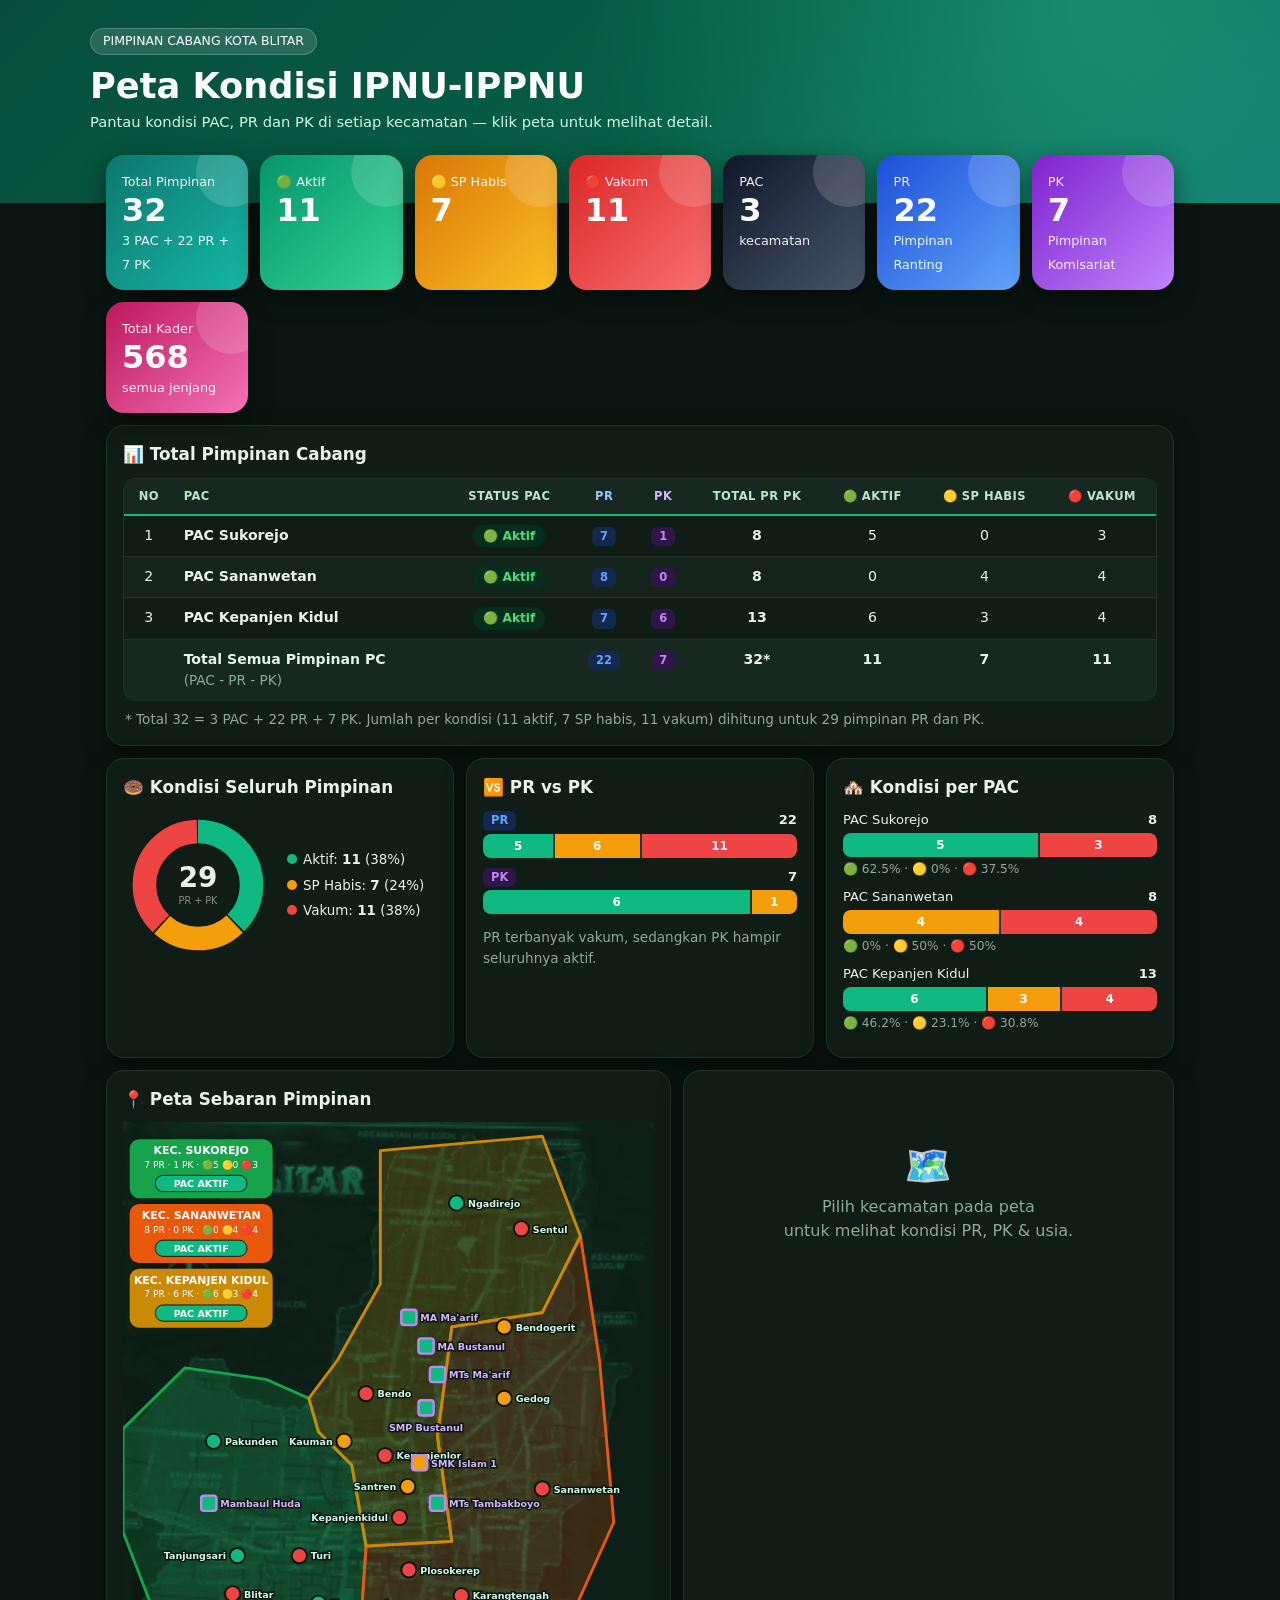
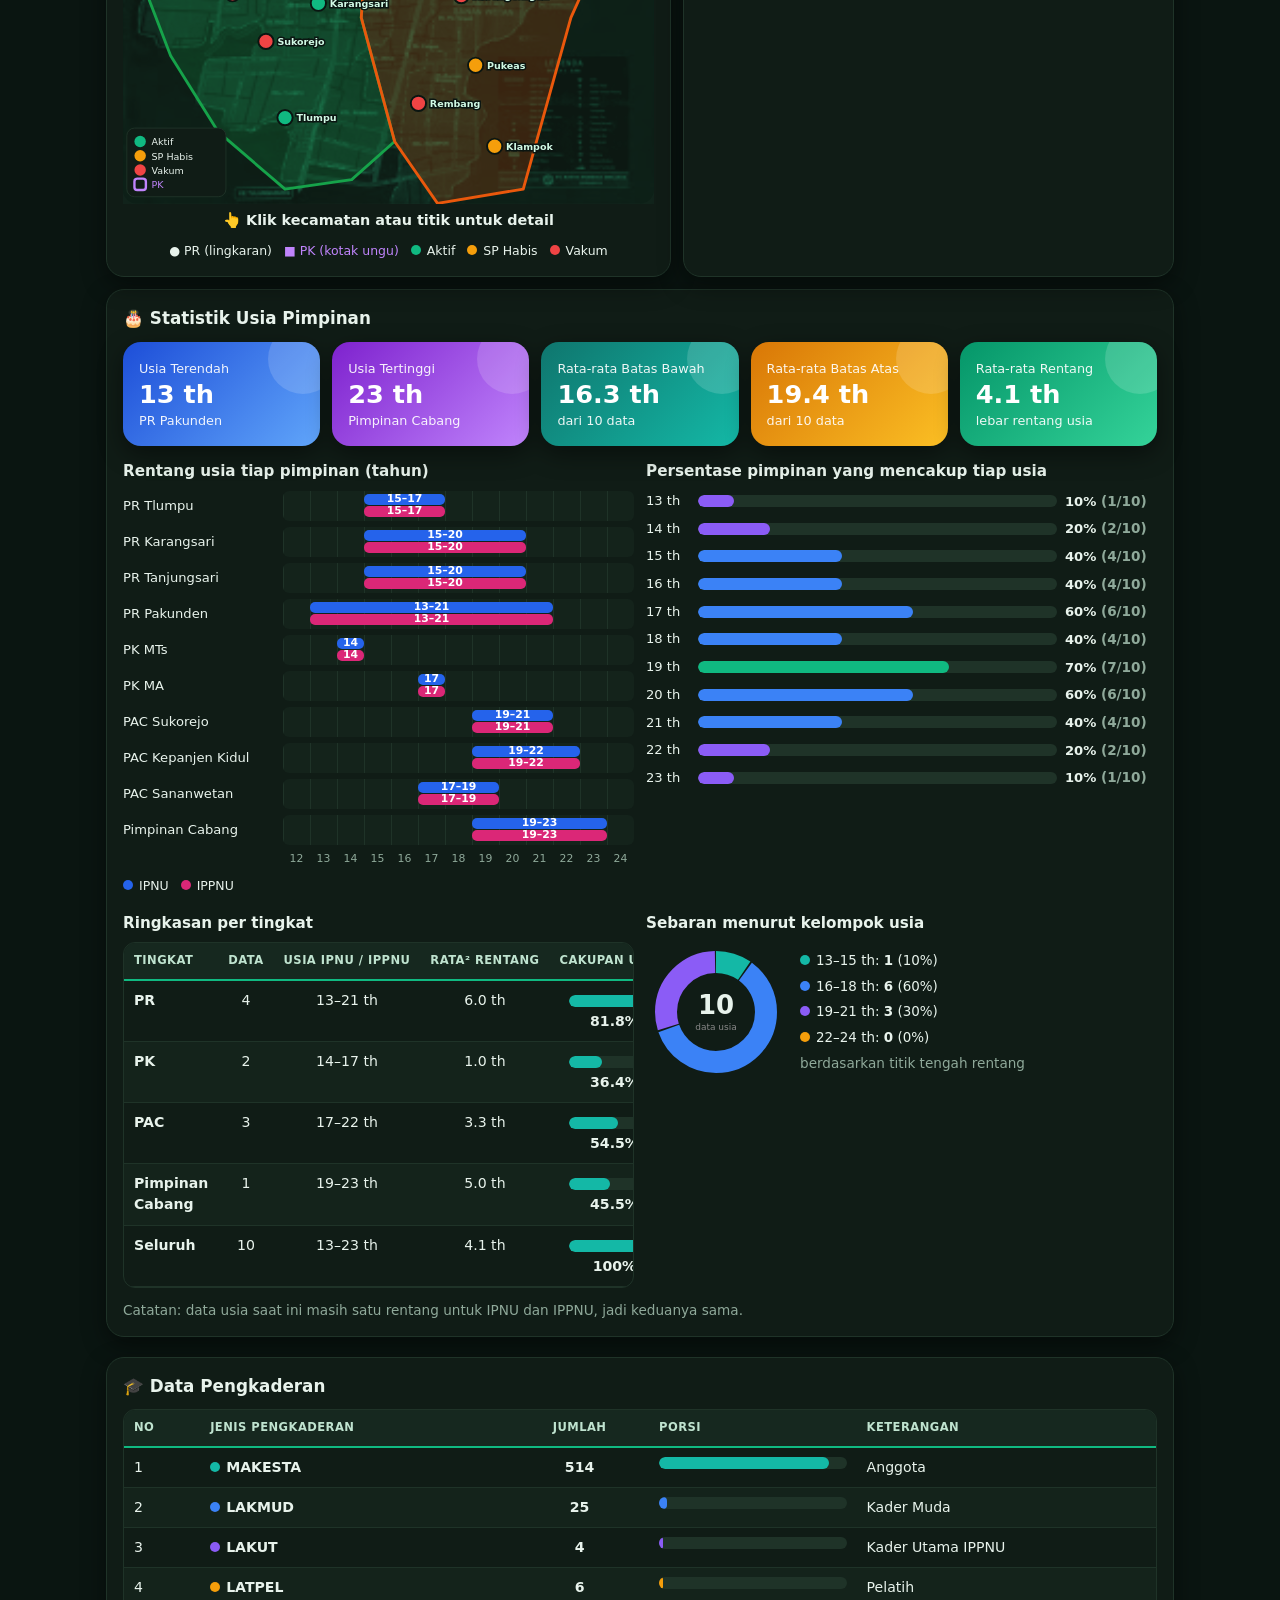
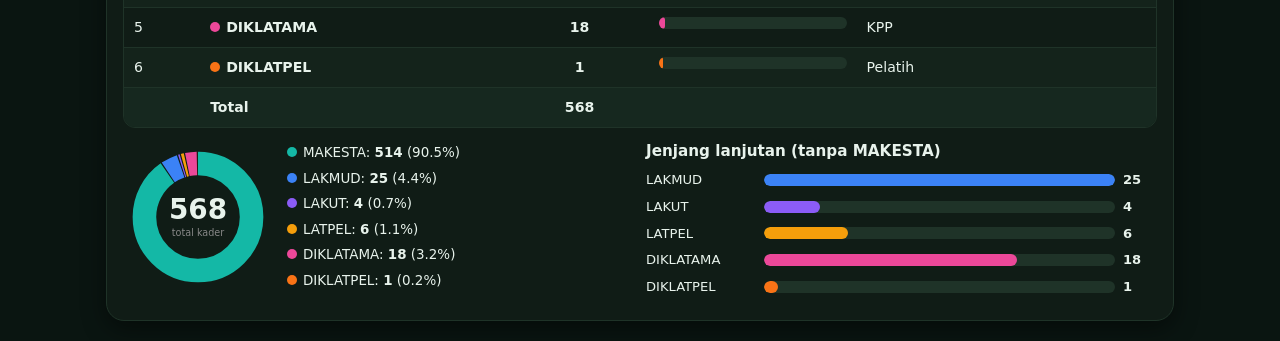
<file: index.html>
<!DOCTYPE html>
<html lang="id">
<head>
<meta charset="utf-8">
<meta name="viewport" content="width=device-width, initial-scale=1, viewport-fit=cover">
<title>Peta Kondisi IPNU-IPPNU Kota Blitar</title>

<style>
/* =====================================================
   1. VARIABEL WARNA & RESET
   ===================================================== */
:root {
  box-sizing: border-box;
  padding-top: env(safe-area-inset-top, 0px);
  padding-bottom: env(safe-area-inset-bottom, 0px);
  color-scheme: dark;

  --bg:   #0a1511;   /* latar halaman */
  --card: #101c16;   /* latar kartu */
  --soft: #14231b;   /* latar lembut / baris genap */
  --tx:   #e8f3ec;   /* teks utama */
  --mut:  #8fa99a;   /* teks redup */
  --bd:   #1f3328;   /* garis */
  --sh:   0 8px 24px rgba(0,0,0,.45);

  --gb: #052e1c;  --yb: #3a2a05;  --rb: #3b0d0d;   /* latar badge aktif/sp/vakum */
  --pr: #60a5fa;  --prb: #14284d;                  /* PR (biru) */
  --pk: #c084fc;  --pkb: #2e1747;                  /* PK (ungu) */
}
html { scroll-padding-top: env(safe-area-inset-top, 0px); }
* { box-sizing: border-box; }
body {
  margin: 0;
  background: var(--bg);
  color: var(--tx);
  font-family: system-ui, -apple-system, "Segoe UI", Roboto, sans-serif;
  line-height: 1.5;
}

/* =====================================================
   2. LAYOUT DASAR & TIPOGRAFI
   ===================================================== */
.hero {
  background:
    radial-gradient(circle at 85% 0, #34d39955, transparent 45%),
    linear-gradient(135deg, #064e3b, #065f46 55%, #0f766e);
  color: #fff;
  padding: 28px 16px 70px;
}
.hero p  { margin: 0; color: #d1fae5; font-size: .92rem; }
.hero .w { padding: 0; }
.w  { max-width: 1100px; margin: 0 auto; padding: 0 16px; }
.up { margin-top: -48px; }

.tag {
  display: inline-block;
  background: #ffffff22;
  color: #fff;
  border: 1px solid #ffffff33;
  padding: 3px 12px;
  border-radius: 99px;
  font-size: .78rem;
}
h1 { font-size: clamp(1.5rem, 4vw, 2.2rem); margin: 10px 0 4px; line-height: 1.2; }
h2 { font-size: 1.05rem; margin: 0 0 10px; }
h3 { font-size: .95rem; margin: 0; }
.sub { color: var(--mut); font-size: .85rem; }

.grid  { display: grid; gap: 12px; }
.stats { grid-template-columns: repeat(auto-fit, minmax(130px, 1fr)); }
.cols  { grid-template-columns: repeat(auto-fit, minmax(270px, 1fr)); margin-top: 12px; }
.main  { grid-template-columns: minmax(0, 1fr); margin-top: 12px; }
@media (min-width: 860px) {
  .main { grid-template-columns: minmax(0, 1.15fr) minmax(0, 1fr); }
}

/* =====================================================
   3. KARTU & KARTU STATISTIK
   ===================================================== */
.card {
  background: var(--card);
  border: 1px solid var(--bd);
  border-radius: 18px;
  padding: 16px;
  box-shadow: var(--sh);
  min-width: 0;
}
.st {
  position: relative;
  overflow: hidden;
  color: #fff;
  border: 0;
  padding: 14px 16px;
}
.st b    { display: block; font-size: 2rem; line-height: 1.1; }
.st span { font-size: .8rem; opacity: .92; }
.st:after {
  content: "";
  position: absolute;
  right: -18px; top: -18px;
  width: 70px; height: 70px;
  border-radius: 50%;
  background: #ffffff26;
}

/* warna kartu statistik */
.c0   { background: linear-gradient(135deg, #0f766e, #14b8a6); --ac: #7dd3fc; }
.c1   { background: linear-gradient(135deg, #059669, #34d399); --ac: #34d399; }
.c2   { background: linear-gradient(135deg, #d97706, #fbbf24); --ac: #fbbf24; }
.c3   { background: linear-gradient(135deg, #dc2626, #f87171); --ac: #f87171; }
.cpr  { background: linear-gradient(135deg, #1d4ed8, #60a5fa); --ac: #60a5fa; }
.cpk  { background: linear-gradient(135deg, #7e22ce, #c084fc); --ac: #c084fc; }
.cpac { background: linear-gradient(135deg, #0f172a, #475569); --ac: #94a3b8; }
.ckd  { background: linear-gradient(135deg, #be185d, #f472b6); --ac: #f472b6; }

/* =====================================================
   4. TABEL
   ===================================================== */
.tw {
  overflow-x: auto;
  border: 1px solid var(--bd);
  border-radius: 12px;
  scrollbar-color: #2f5a45 #101c16;
}
table {
  width: 100%;
  font-size: .88rem;
  border-collapse: separate;
  border-spacing: 0;
}
th, td {
  text-align: left;
  padding: 9px 10px;
  border-bottom: 1px solid var(--bd);
  vertical-align: top;
}
th {
  background: #16281f;
  color: #bfe3cf;
  font-weight: 700;
  font-size: .72rem;
  letter-spacing: .04em;
  text-transform: uppercase;
  white-space: nowrap;
  border-bottom: 2px solid #10b981;
}
th:first-child { border-top-left-radius: 10px; }
th:last-child  { border-top-right-radius: 10px; }
th.hpr { color: #93c5fd !important; }
th.hpk { color: #d8b4fe !important; }
td.n, th.n { text-align: center; }
tbody tr:nth-child(even) { background: var(--soft); }
tbody tr.cl       { cursor: pointer; }
tbody tr.cl:hover { background: var(--soft); }
tfoot td { font-weight: 800; background: #16281f; color: var(--tx); border: 0; }

/* tabel ringkasan usia */
.mx td   { text-align: center; }
.mx td.z { color: var(--mut); }

/* =====================================================
   5. BADGE, TAG, CHIP, BAR
   ===================================================== */
.chip {
  display: inline-block;
  margin: 2px 4px 2px 0;
  padding: 2px 9px;
  border-radius: 99px;
  font-size: .78rem;
  font-weight: 600;
}
.b {
  display: inline-block;
  padding: 2px 10px;
  border-radius: 99px;
  font-size: .76rem;
  font-weight: 600;
  white-space: nowrap;
}
.b.a { background: #052e1c; color: #4ade80; }   /* aktif */
.b.s { background: #3a2a05; color: #fbbf24; }   /* SP habis */
.b.v { background: #3b0d0d; color: #f87171; }   /* vakum */

.t {
  display: inline-block;
  padding: 1px 8px;
  border-radius: 6px;
  font-size: .72rem;
  font-weight: 700;
}
.t.pr { background: var(--prb); color: var(--pr); }
.t.pk { background: var(--pkb); color: var(--pk); }

.dot {
  display: inline-block;
  width: 10px; height: 10px;
  border-radius: 50%;
  margin-right: 6px;
}

/* bar bertumpuk (aktif / sp / vakum) */
.sb   { margin: 9px 0; }
.sb .l { display: flex; justify-content: space-between; font-size: .82rem; margin-bottom: 3px; }
.sbar {
  display: flex;
  height: 24px;
  border-radius: 8px;
  overflow: hidden;
  gap: 2px;
  background: var(--bd);
}
.sbar i {
  display: flex;
  align-items: center;
  justify-content: center;
  color: #fff;
  font-size: .75rem;
  font-style: normal;
  font-weight: 700;
}

/* bar progres kecil */
.kb { height: 12px; border-radius: 6px; background: var(--bd); overflow: hidden; min-width: 90px; }
.kb i { display: block; height: 100%; border-radius: 6px; }
.kr {
  display: grid;
  grid-template-columns: 110px 1fr 34px;
  gap: 8px;
  align-items: center;
  font-size: .82rem;
  margin: 7px 0;
}

/* =====================================================
   6. DONUT & LEGENDA
   ===================================================== */
.donut { display: flex; align-items: center; gap: 14px; flex-wrap: wrap; }
.donut svg { width: 150px; flex: none; }
.lg { font-size: .84rem; line-height: 1.9; }

/* =====================================================
   7. PETA
   ===================================================== */
#map { width: 100%; height: auto; display: block; }
#tip { min-height: 26px; text-align: center; font-weight: 600; font-size: .9rem; margin-top: 6px; }

.reg { cursor: pointer; fill-opacity: .2; stroke-width: 3; stroke-linejoin: round; transition: .2s; }
.reg:hover { fill-opacity: .32; }
.reg.dim   { opacity: .4; }

.nl {                       /* label nama titik */
  pointer-events: none;
  fill: #d1fae5;
  font-size: 10px;
  font-weight: 700;
  paint-order: stroke;
  stroke: #0a1511;
  stroke-width: 3px;
}
.rl {                       /* label kecamatan */
  pointer-events: none;
  fill: #fff;
  font-weight: 800;
  font-size: 14px;
  text-anchor: middle;
  paint-order: stroke;
  stroke: #0004;
  stroke-width: 3px;
}
.nd { stroke: #0a1511; stroke-width: 2; cursor: pointer; transition: .15s; transform-box: fill-box; transform-origin: center; }
.nd:hover { stroke-width: 4; transform: scale(1.35); }

.mlegend {
  display: flex;
  flex-wrap: wrap;
  gap: 4px 12px;
  font-size: .78rem;
  margin-top: 6px;
  justify-content: center;
}

/* =====================================================
   8. PANEL DETAIL KECAMATAN
   ===================================================== */
.kv {
  display: grid;
  grid-template-columns: repeat(auto-fit, minmax(135px, 1fr));
  gap: 8px;
  margin: 12px 0;
}
.kv div   { background: var(--soft); border-radius: 12px; padding: 8px 11px; font-size: .86rem; font-weight: 600; }
.kv small { display: block; color: var(--mut); font-weight: 400; font-size: .74rem; }

.tabs { display: flex; gap: 6px; flex-wrap: wrap; margin: 12px 0 6px; }
.tabs button {
  border: 1px solid var(--bd);
  background: var(--soft);
  color: var(--tx);
  padding: 6px 14px;
  border-radius: 99px;
  cursor: pointer;
  font-size: .82rem;
  font-family: inherit;
}
.tabs button.on {
  background: linear-gradient(135deg, #059669, #0d9488);
  color: #fff;
  border-color: transparent;
}

.sec { border-radius: 14px; padding: 10px 12px; margin-top: 10px; border: 1px solid var(--bd); border-left: 5px solid; }
.sec.pr { border-left-color: var(--pr); }
.sec.pk { border-left-color: var(--pk); }
.sh { display: flex; justify-content: space-between; align-items: center; gap: 8px; flex-wrap: wrap; }

.empty { text-align: center; padding: 50px 10px; color: var(--mut); }
.empty big { font-size: 2.4rem; display: block; }

/* =====================================================
   9. STATISTIK USIA
   ===================================================== */
.ag {
  display: grid;
  grid-template-columns: 150px 1fr;
  gap: 6px 10px;
  align-items: center;
  font-size: .82rem;
}
.ag .tr {
  position: relative;
  height: 30px;
  background: var(--soft);
  border-radius: 6px;
  background-image: linear-gradient(90deg, var(--bd) 1px, transparent 1px);
  background-size: calc(100% / 13) 100%;
}
.ag .tr i {
  position: absolute;
  top: 2px; bottom: 2px;
  border-radius: 5px;
  color: #fff;
  font-size: .68rem;
  font-style: normal;
  font-weight: 700;
  display: flex;
  align-items: center;
  justify-content: center;
  white-space: nowrap;
}
.ax { display: grid; grid-template-columns: repeat(13, 1fr); font-size: .68rem; color: var(--mut); text-align: center; }

/* =====================================================
   10. FORM, CATATAN SUMBER
   ===================================================== */
.src { color: var(--mut); font-size: .74rem; margin: 10px 0 0; border-top: 1px solid var(--bd); padding-top: 6px; }
select, input {
  background: var(--soft);
  color: var(--tx);
  border: 1px solid var(--bd);
  border-radius: 10px;
  padding: 7px 10px;
  font-family: inherit;
  font-size: .85rem;
}

/* =====================================================
   11. ANIMASI
   ===================================================== */
@keyframes fi   { from { opacity: 0; } }
@keyframes pop  { from { opacity: 0; transform: scale(0); } }
@keyframes up   { from { opacity: 0; transform: translateY(14px); } }
@keyframes grow { from { transform: scaleX(0); } }
@keyframes draw { from { stroke-dasharray: 0 400; } }
@keyframes sl   { from { opacity: 0; transform: translateX(-24px); } }

/* kartu muncul saat di-scroll (.rv -> .rv.go) */
.rv { opacity: 0; transform: translateY(18px); transition: opacity .7s ease, transform .7s ease; }
.rv.go { opacity: 1; transform: none; }

/* bar tumbuh dari kiri */
.sbar i, .kb i, .ag .tr i { transform-origin: left; }
.rv:not(.go) :is(.sbar i, .kb i, .ag .tr i) { transform: scaleX(0); }
.rv.go :is(.sbar i, .kb i, .ag .tr i) { animation: grow 1.1s cubic-bezier(.2,.8,.2,1) both; }

/* donut digambar bertahap */
.rv:not(.go) .donut circle { stroke-dasharray: 0 400; }
.rv.go .donut circle { animation: draw 1.3s ease both; }

#detail > * { animation: up .45s both; }

@media (prefers-reduced-motion: reduce) {
  * { animation: none !important; transition: none !important; }
  .rv { opacity: 1; transform: none; }
  .rv:not(.go) :is(.sbar i, .kb i, .ag .tr i) { transform: none; }
}
</style>
</head>

<body>

<!-- =====================================================
     HTML: KERANGKA HALAMAN (isi diisi oleh JavaScript)
     ===================================================== -->
<div class="hero">
  <div class="w">
    <span class="tag">PIMPINAN CABANG KOTA BLITAR</span>
    <h1>Peta Kondisi IPNU-IPPNU</h1>
    <p>Pantau kondisi PAC, PR dan PK di setiap kecamatan — klik peta untuk melihat detail.</p>
  </div>
</div>

<div class="w up">

  <!-- Kartu statistik ringkas -->
  <div class="grid stats" id="stats"></div>

  <!-- Tabel total pimpinan cabang -->
  <div class="card" style="margin-top:12px">
    <h2>📊 Total Pimpinan Cabang</h2>
    <div class="tw"><table id="sum"></table></div>
  </div>

  <!-- Tiga grafik ringkas -->
  <div class="grid cols">
    <div class="card"><h2>🍩 Kondisi Seluruh Pimpinan</h2><div class="donut" id="donut"></div></div>
    <div class="card"><h2>🆚 PR vs PK</h2><div id="prpk"></div></div>
    <div class="card"><h2>🏘️ Kondisi per PAC</h2><div id="perpac"></div></div>
  </div>

  <!-- Peta + detail -->
  <div class="grid main">
    <div class="card">
      <h2>📍 Peta Sebaran Pimpinan</h2>
      <svg viewBox="0 0 557 715" id="map" role="img" aria-label="Peta Kota Blitar"></svg>
      <div id="tip">👆 Klik kecamatan atau titik untuk detail</div>
      <div class="mlegend">
        <span>● PR (lingkaran)</span>
        <span style="color:var(--pk)">■ PK (kotak ungu)</span>
        <span><span class="dot" style="background:#10b981"></span>Aktif</span>
        <span><span class="dot" style="background:#f59e0b"></span>SP Habis</span>
        <span><span class="dot" style="background:#ef4444"></span>Vakum</span>
      </div>
    </div>

    <div class="card" id="detail">
      <div class="empty"><big>🗺️</big>Pilih kecamatan pada peta<br>untuk melihat kondisi PR, PK &amp; usia.</div>
    </div>
  </div>

  <!-- Statistik usia -->
  <div class="card" style="margin:12px 0 20px">
    <h2>🎂 Statistik Usia Pimpinan</h2>
    <div class="grid stats" id="ak" style="margin-bottom:14px"></div>

    <div class="grid cols" style="grid-template-columns:repeat(auto-fit,minmax(340px,1fr))">
      <div>
        <h3>Rentang usia tiap pimpinan (tahun)</h3>
        <div class="ag" id="age" style="margin-top:8px"></div>
        <div class="mlegend" style="justify-content:flex-start;margin-top:10px">
          <span><span class="dot" style="background:#2563eb"></span>IPNU</span>
          <span><span class="dot" style="background:#db2777"></span>IPPNU</span>
        </div>
      </div>
      <div>
        <h3>Persentase pimpinan yang mencakup tiap usia</h3>
        <div id="ah" style="margin-top:8px"></div>
      </div>
    </div>

    <div class="grid cols" style="grid-template-columns:repeat(auto-fit,minmax(340px,1fr));margin-top:16px">
      <div>
        <h3>Ringkasan per tingkat</h3>
        <div class="tw" style="margin-top:8px"><table id="at"></table></div>
      </div>
      <div>
        <h3>Sebaran menurut kelompok usia</h3>
        <div class="donut" id="ad" style="margin-top:8px"></div>
      </div>
    </div>

    <p class="sub" style="margin:12px 0 0">Catatan: data usia saat ini masih satu rentang untuk IPNU dan IPPNU, jadi keduanya sama.</p>
  </div>

  <!-- Data pengkaderan -->
  <div class="card" style="margin:0 0 20px">
    <h2>🎓 Data Pengkaderan</h2>
    <div class="tw"><table id="kt"></table></div>
    <div class="grid cols" style="grid-template-columns:repeat(auto-fit,minmax(320px,1fr));margin-top:12px">
      <div><div class="donut" id="kd"></div></div>
      <div>
        <h3 style="margin-bottom:6px">Jenjang lanjutan (tanpa MAKESTA)</h3>
        <div id="kb"></div>
      </div>
    </div>
  </div>

</div>

<!-- GAMBAR PETA (jangan diedit, baris sangat panjang) -->
<script>const PETA_B64 = "/9j/4AAQSkZJRgABAQAAAQABAAD/4QAqRXhpZgAASUkqAAgAAAABADEBAgAHAAAAGgAAAAAAAABHb29nbGUAAP/bAIQAAwICCwoKCgoKCgoKCgoKCAgKCgoKCAoKCgoKCAgKCAoICgoICgoKCgoKCggICggKCgoKCgoICA0NCggNCgoKCAEDBAQGBQYKBgYKEA4LDRAQEA8PEBAQEBAQEBAQDxAPEBAPEBAQDw0PEA8QDxAPDw8PDw8PDw8QEA8PDQ8PDQ0P/8AAEQgBQAD5AwERAAIRAQMRAf/EAB0AAAEFAQEBAQAAAAAAAAAAAAYCAwQFBwEACAn/xABMEAACAgEDAgQDBQMIBwYEBwABAgMREgAEIQUxBhMiQQcyURQjQmFxgZGhJDNScrHB0fAIFUNTYpLSFoKTorLhNESD8QklVGNkc8L/xAAcAQABBQEBAQAAAAAAAAAAAAAFAAECAwQGBwj/xABFEQABAwIEAggEBAMIAQQBBQABAAIRAyEEEjFBUWEFEyJxgZGh8DKxwdEUQlLhI2LxBhVTcoKSotLCJDNDsuIHNESTs//aAAwDAQACEQMRAD8A/Qbp+2x7HWjMs2VROoxkm9RlMQom82PF/wBx1KU2VVzdNy/+w0+ZRhNzeHwfwr/yr/hqQeRulCjf9jlP+zQ/qiH+7UuudxPmnyjgkbr4fR1flQn/AOnH/wBOkK7/ANR8ykWDgFFPgOH328B/+lH/ANOp/iKn6j5lQ6tvAeQUaT4bwH/5aD/wov8Ap1P8VWGj3eZUepp/pHkE9D8Kdse+2g/8KP8A6dL8XX/WfMpuop/pHkFKj+DWzPfawf8Ahp/hpjjK36z5pxQZ+keSRP8AB7aLyNvGP0BH9h034qofzFS6lo2CZTwDtxx5Vf1ZJl/skGl+JqcfQfZR6lnD1Khdc+H8Ko0iQzyMMQEj3G5DtbKtKfPA4vLkgcGyo5EX4t7RMA8srfsr6GGZUeGF2UHckwLbwUMnw9HTE7fecedQG76jk+F4hFteZDWIfClIaz8us3498XYP9rT/AOKIHotkgCp+nciJ49rbeJvbmo226Vt2bH7P1EepFDHc9QC+ssMj97aqhCeYxHpzHejS/vIzGQbf/G3eOW2/cpu6GytzdaNCbPM221uTsN47lI2HhXaOyIYuooXaNb+070oM/LGRPnfKrM0bMBw0TD3W2HSZtNMXj8jd/DabqL+iS1pcKsgAn43bTz1IEjke9ch6BsiVsb5ATGtvuZlxzYCzlN8iXbv2UFDzkNIdJA6sbrF2NHsKw9DVRJa+YnRzjp9TsNSZ4FKHR9l//N5LL/8AFV2dlJJMlYjG2ZqWNWQuVDDTf3kw/kbv+UbePveE39z1v1nbd03APDW9hqTIEqz6L4P2kqSOs29jSIZuZJQKWmJYAqxKgK3rFqSrAFirBZ08cypMMbbUkQPn66c1mxOAqYcgOebzoZ+ljy15QQTYdP8AhrA5AE+7RmDMqu0AZguORAMLfLkuQ7rfIGmoY+jXEsY0+Dh8yOIWQ0XtsXn0+ykSfB9bUDdbkdx/8mT37+raE3q/8Qz/AAm/8v8AsqDTf/iO9P8AqpC/CEA0N7uxfb07Gv47L/Pf21Z19P8AwW+b/wDun6p/+K7/AI/9VKj+Gzr23s/sOY9j9aA42g7nj9dN11L/AAm+b/8AskKL/wDEPk3/AKp//sRKP/nXv84dof7IhqPWUT/8Q/3O+6fqn/rPkPsk/wDYyb23nP57bbnj/u4/26iXUf8AD/5FNkqfr9Ap3QejSqbaVHW/9wqkkdyfWa/QcaqmncNaR/q/ZTAdu6fBF6oNUFq0Lt6nsklLITpJLgOkklV+ekkmBp5UZS5E0ydR2ku19uD+7/DSSTcez+nfSlRypwbfSlPCcOyvsaOnlIiUkbT686UpRxXUQfTTSnSvJB0kkIda8NyFiVmnX8llIH7q1qbVAHwjyVRZzPmrPw/01ox6pZX/AK75f3DVb35tgO5SAy7q9YgjVKmo8m1X+jp5KbKEuCEAcV+z20inC4Ir0pTQu7hVUEk8AEn9B37flqD6jabS95gASSdABqSpNbJAAVHJ4x29lfPjBABIZgtA3iTlXejX1o6w0+k8JUgU6zDOkOb91ccNU/SfL7KVtutRtykkbf1XQ/2HRAPB0KrNNw1HoqPxx4kePyEhYCSadI/wt6Px8EEcWvPsNCOk8TUotptpfE97Wjexu70BRHAYdlTrHVB2WNJ8dlP651AyCSGPuvl+Y5+VAxVmVeCWkKEHGgoEiEt7G3G4hrGup7lvkDaf2+WqwU26KF1LbZLWRWgSGU0yMQfUp9mAPf8AYQRxrmTUNPIKZiBPnf5QtYvMqb0PqeaoWHrFq9Aj1CrIB/[base64]/AFT9ef1v9f8Auq7wntPKmU/aAwQuWVEVwRZu3i2a12K0ZRQsEGhqoVWsfkLmg99/6JnvzNMlxtvp/wDY/Jbdstxktg2DRB+oIsEfUHvomUPCUwP+f4f36inTrrp0kgDSTL37tJOuqeTpwoCxTO+nxUkC6BNfXSUl8udR/wBKPqH2nqO2h2m1kOx20m7RjI6NMHSFtrGVYBEIEymZzJj904X5lINswVIsY8k9ogd3FZnPIOUu9P3Wi/[base64]/AE1dwNx04brpiwbTqjIu1lj3fnTjzJII42mh8hFVWM8LGpCQj3RYMgKno1ha7I45m62toTrPLgs5qOAm3ctB8N/6SrT9VbpS7GUSKDO05lg8n7NihWUDLzS7F40MHlgqxY5ELZxnBtFHrs/hF5+SmXuEC31T3xm/0mV6ZNBE2y3O5O4f7PEYG2y/ygsixxOJp4sRJmpWXlPmsrWlhcF14JzARxnTwTvqOFwBHegTxf8A6fG02m8l2sm03bLDIIJNxF9neIShEaRVBnVm8st5bgDLJTSkUTpZ0W57A4OEm8GfsoB7iJjw9iEazf6UEcfT/wDWMuy3scJkoRMkQ3H2fzhEu6aNpVxjJKyYZGTAqcT21m/BTU6oOEx68E7ajoNvVX/g/wD0hNruthJ1IiTbbRDMPM3AVC6REq8iqjuccgyKDTkiseRcKmEeyoKQuTwTirMyIhZV4e//ABBOnSTiNoN9DA7iFd5LCg25diAuWEzSxg3lbxrgoLOIwCRsd0U8NkOE8N/sm6xwvFu/9l9OA2AfY8j+7QYiNVaDIlUPjhj5YTHJJCVlHB+5CkyjHnLP0Qla+WUnirArpKt1WHe8cOE23gbmJjnC14duZ4EoFn8X7FndplRCwf8AnoAGOLsrE2hI4Ie2r0jLsLHCHFYatUeXAA9qMwg9qAIBGsE8xCLdXXY0QTFtDZSej+GNjIQ8SbdsQxUxYek4kWPLPB7c/kPoNVUMLQe45mAjK7XkDwTVKtVov8ufGEP9Q2Cjd1ECDFEZDixDeYfStOciPnTvkO/pPIK6No0x0hSa2fhdEmQHEFrTBJ5+a34iq5vR73nVzgPAXPyKKvh94haXbtLLHLG5YhhKSXIUCm/mohRUAALGq8e/fRd1R9Vjnv1dlF4G5O3d6oC0i3irrfAkgXQYAUOW5Qk2ew7Vxf688NiGtDg8X7LeQ0A7/eiQJIjmmOmdRRJ8ZJI4/udvirMqljlM0jLkRYpoxQsqbsCxfQYIFrAdoHrf6rM4SU50neJLLuWzLAOkav3QIkaECIigy5tIXdcj5makkRqqDsfiA+o6m49m0EXAIvfv3iTpwWqnT3GqAuhdQ25m3LTtES7YgMAV8o2q5MVwpwgUq3JEYJFEXxOGxRZXe5r4k5RBiQ3g60gm/iumxtEijSpAaCT/AJjy1t9Uabbo23xR40iAH820KoCoLDlGjK0pbuFIBrnXRUqjmNBL3AGbNubakmRz46Fc8+ZuPNJOy27MUP3pZssJZDMLByHpleQLRF0oAWuKrif41j3Cnne4n8pIAPIyTbjySNN7RmiBxhQOrgqz+WEUu8StQSwXdIyQP+EMX9/So+vGnDNGZsBkcsuu/PWIjzWd571pPQowIwF7AKAPoAtD+A12YAgALIpbpqaSUTqKdNHTJJWOmSUiJNWJlE6wQFYntif7NNukV+ffjX4dxbzedUuR48dtG6erGOWTbRbYSJJ6akRfLkA70+LjILruaDTSo0iReYPKZj6IJUqhzz4wr/xD1cbzpvTo9z5z7aFzt96sRCurrCy7aUqqqhBP3wVlxJDLRZVOmbhjSr1C2JIls+oUOtlo5FQpPhvtyvTDLD/JV3u7EazqXYdOaRHhhm4ZiuTSvGnNq1+oG9OHuJqBp7QaJj9XL0TE20sT/VVfjLwoF6jNvERIpY+oRSizJ9ouL+ckvEKIZyMnS+LRQMbyuoNmkGEzLfC+3eEnvF7L6Y/[base64]/AFVL456xJ1BehbibATvvoZXxGKEw7iONnClmKBsUfAs2ORGTVetNHDCjUrNbOUN+YJjmouxGZgk3RH8UfCSL1zpOCKqruty+IAWOmkilZ8BSZvK87NLWcjVkzlRjjwZc/D1XO2A+SvxD2tIA3Qp8cPFsvVJxHtdw+72oAabYRxtGGj2s7SzMZGiEjGaoI4RG3JHamXPVhcL+HpzVaAf1TOug8LyqnVg53Y8lI+Du2I6Nv9lMlHaS71cGolUk28zSK4rE1KsvPy5dtVYyl/HpPb+aPfkrKVYdueRWLdG+ETeVsUmatp1F/KkdbziC71VZOXEYUmJJ1cqWW5q/EHLH4nhvxNEx4T78FR15y5l+n+22oRVVReKqASR2Aoa8+eZJKMMAAAVF1UF5uLuOHEixX38ob/mA2/I9g4+ugHSwc+jkbqfuD9CtlEwZKaj6UTnkljEJRF3ZJbuKIrj9pGuWpYepTpvLmESIgA7nu4A77jiteftDKdFATwBCAxECIXGNpScWCbAoey9xzrCcFS6ove2CTA1B4kyIPAeK0/iKhcLzHvXVBHhjw6XaeVGKjzPLQj8QQWMsStjlK44o8HQrC0y2q6rSqOblIANnHs6/EDMHRGce4Np06L2z2ZI5n1CtG2+/SP7uXayCmvzo3RiQvB9BKgV+HE+/[base64]/Iy2T9clGv6RbTpFpY/NFszSO1y2nxv5IthMHmrNJIIFzF7C97Ks8GdUklSHbLutgzglTFPtNyhbKgKWSQesOXdiAVYkDFBrfhW0MraWosLnc+F1VijVNR1S4n33ov2PwqEsjtuYdqWPIbbHcx5BkZZBIpehwVCEG6U/LQ01Sg2qT1bbEmALDWdB9eKobXewRO19ET9P8GQQqiKkaqpcqLsrkbJUsS3JyJ57k/U6rqYA08tTqwHybxeIaBfW14VZr5yQXWOyoOuKoHHFyqUI/EyEMg47ligAHvY4N0d+CzGs2ZMff8AdY3RBjRaB0CFkUAm7C8fQ9qH6cD9h16JTBi6wuI2Cun1MqKYMh1DMnSxqaZd0oTpW2n4uj2B5qxxdd/2frpSnIjdTf8AUruvMdqw9ynIP5Fv4ajKaCozeCT28oV+qf8AVqWc8VE0xwVf1DoUURXzRDGecfMkhS/rQZxl+ffT9YeKbqxwU5PCOdOsaNdEMDGQQOxBDVx7EaQqEbpywHZcXwCP9yp9vwcj2BtuR9Ae2pCq4aEpjSB1CT1XwiKGcYoekcrwPoMTdcdu2oh5BkG6csERsqXZeBdshJSCJWYEFlRAxB7+oAHn9dXOxFVwhziR3qsUWAyAq7d/CTZOSzbaFiSSS0cZJJ7kkoSSfcnk6sbja7RAefNROHpnZR3+DGxNfyTbkCwAYYioBJJAGHAJJah7k/XUhj8TqKh81E4WnpCkdQ+FOzlfzJII3k4xd0RnXE2uLMpIxPKi6HtqLMZXYMrXkDh36pzh6Z1C70b4S7ODzPJhWNpf5x1ADNzff8IvnFQFs9tPUxdaqA17pA0Tsw7GmQLqqX4BbD7z7lR5wKykcGQFw5D0RduAx+v6Eg2jpHECO1poq/wdI7Jndf6O/T2RYjCDEjM6x+ZIFVnAzYVICC1D8hzQFtdg6UxAdmzX4wPso/gqWkI+6b0aOJEjQ0sahFDOWNAcWzEsT+bEk/XQ19Rz3Fx1PJamU2sAAVBuYfXIbBVpLUgj5ViiQg/mJFl/YRrium6wztZvE+aI0G2lNpBS8MOWdu4/pV/cT+h0LrP6qkxoNz2j8h8irGiSSovi3q5ihkYPTJGa5/GR6f8AzFRqeIxT8O0S89lsm51u4/OFrwuHFaq1pGpA8PcoJ8L9VliSGH7O5V0Ejbioig8z1esKfMv1BMiPwsSSF1DoalnZTa8NJJkiBMky6/rup9LPmtUcDpYX4W+alHxdIUAbYbzu5Kp9mA7JxYnJ9VsRTV6SGKkqpM4irTqS98fESI3FhvInw8tUKZSIAE7Kw6H1/wAyQBtpu4mNAmXhUMan0yMrlTdDHFnDF/[base64]/qt+3Fa0DHVXta0AtEXAhtzxDbctSFkdSaCTrwSRNifYflQ/dQ/u0mkOtsFXOVD3T4zJOWIGEDXRBy81l5PIGKrGQFPJfzj8mHr6DofD61Ntlkqu2RxszyD+euyCxq0DfXUDdSXiBpsqeUg6kEy7gdPKSRIWv2ofx09kxR90v+bT+on/AKRqtWhCZ+JX8qO1WEs4vkT7P5QaLmPz/OC8PZMYNpVG9MnUH48eLE2Wxk3bqh8qTZJbKpoTb7bRMOQasPqD3hgzO0WvC4apiqopUhLjNu4En0BR0zLGhICqqqWoUqgAEnsKA9+2prIhfwd8QzupHRYaSMHOVZoZEV7AEfoYksfUTx6cRdZC0krnxSfQP6w/[base64]/[base64]/IHzNnXquxuCxBBChTVAjiyVIP09tbqdbI/MGaTvxEcOCHGnSIjMfJQNt4c3dHzZ4btq8tXX8Ru8laz9CK/TWasahsyNBrJ28E38Ecffirnc9MYKD57V29Yh9IrlmegwHcqgDFq7Cr10FNtOpQbDN4nMANBJceF7BoJ7rlC6jiHWVb4a6gsbSyCaQrM6Pk+3Y+aAmKtCVIVqxo4Ak+lgGV1c9DgcRhmtLWOAjiR324/TRRqUn6kFaP0CnXJeVIBBqj+0HkH2IPINg1o+HSJWOIKt8dMnXml1JMvLJ9RqKdO+aNKEkgnTpkb9N+RP6q/wDpGolWhVvjDbStCx274TLUicKyuVNmN1YcrILjNFWGQZWUgEZMV13Uv/Dx1kHLm+HNFpi8TrF4U2xN9F8nf6cnxM83oLxNGyvNudijlcjHiHM4e6tVJiShJXLqAzsrBfMsJ/bLC9L4aph8ppYltnUnay0gOyn82U2cLOadWgFrj6v/APp30fn6foFxGVoc6ZieyQI4m82mwJ2Mbh0Tx3Pvo9tFtw0HmQQS7mZ0xliVokZ1jjcfdykny1MgZkJJMQxvR3A/2nZ0pjnYTo9uZlO9WqfhGoDWfrJIIzWYA0kF681xGE6guDiLEgQQZg6yLRwjVa0BQ/T6n+8/267pYFU+Jj6B/WH9jacKLkKPqSguIdMklnTpJDPp7JJZXUUk0E1NJJWHTSowqHxopwSOyvmvTV3KKCWH5Bm8tHv5kZ14LWBnSNfqqM8THzJ9AR4yrqbZKiRdHU8lQQOTdf39yeR9dcPQPWuzPMMHxbDu8dAAiDhlHZ1VXIlsyKAFAb5fLrKQMHDrgTaqUK+pQ3mNYYLze2s1wLni/aj/[base64]/Y/FfaS/dQzHMxssdhlHEdWCUq1FvR49J1ea9GrX7JOhjgTEaQNdVjBIbC511CsMltdxXYN8EALR9wRzf56B9IYiJyiIYR6FEejac1mf5gfX9lM8NeEhJFt2Ms8ZjiQjyZCik+SrfeIVZX5JNMCOffm59HVMtKm1o/IT4wVpxgmvVJ/[base64]/AFBB/ZodWoV3nsVS3/SCuw6L6W6MwwH4ro9tU8etqN9JI9F8m/F/wtvthsJTuurru4n3UKxxybbzTIx3ke4ZxJJL5l4LJuTAMk/[base64]/[base64]/RCnhiXPd7uU9lwhH7Pn/igP7fz0HpsdVxL3E6QPG5PqUexJFPCUaY3lx+nor8nuVOPz8FQQWZnIPs3BINBgDbCvdeqxlMtFGkdWt7Q4SZ+Wq5ik4HO4bmyG/Hfgo7uIRecFYU6+hlQuvHqp2YAhmoZHE0fXVEKQ6oHBXPAtCpvgp8PzB5kkwIkPnwUwNKI3GRGRPEhRqbsyBa4bnVhaLqTqjCO1BjT8pnxmI8VQLwTor/AOJUtQynt6IhQ4FF0HH0FHjQPpB8tqO4tPqCj/[base64]/cjyK0BsOg7D1KJPCZZmlc1iFihQ0MuFZ3JNdjnGAP+D37Dsei2nqyTc6aDYC3OOaF4g9qyh7vxXFt/wCdfEsJGUUzErCmcpAUH5V9RH0BrtotVqNZGYqrD4WpXnqxMQDpYuMDzNlKj8dwUCWKgskYLI4BdlLKoJWi2IsgE1Yur1W2q03n2Vd+Eq6RoCTcaC06zC5sviHtpApSXPIAjFJGJBkSMGglgZuqWexJ/otTCsx2h92+4Vj8BXpkh7YjWSOBPHgCf6hWXSOtxy+qNw1qG4v5briwKF2PrY57aQuZBWepRfSs8RsrGzqcLOn1bU09kYN1ERwCRgSFjViFFsfSOwsWfy1Eq1C/VOptvojDty8AYr50skfIhNl1hGVGSQVGCxxRHd/UVVHxYugcRRfRDy3MIzNs4A2JadnRodjeDCk0wZWFf6dvw0jXoEnlIS8O62EgawXdnnG2XInuCdy3pGKhmJoW186/oTCYDo84bBUw1oINtSbNkk3cYtJJgQBAAA9I/sD0ocJ05SrVHQ0teHf5Qwu9C0HwWz9a+HqxRwSQeZHPt1hVWij8wOEQIyzwgjNXQFGdCsgBFNxWitTojDPxTMaG5azRGdtiW/pds9vDMDlgFsG687NZzpkzN/Hiifb+NFLKvk7oFiBZ204UWwW2bClAJslqpQSaAOjKpUjxT8g/rD+xtSCi7RDGnVaSx0k67enCS8p/LSKZId9MnSl0yS55h1NMqLxZN/Mg/MZ48P6wSRm9v92sl/lYsXrHiQCyDxb/APYKTd+4qPuYLCjiiWJBIFix9T2ur/Kx764t1EupDIRq7UgcOPctxd2oK5DFjG7EH0qxNc1yWbt9BY1NuFqsD3AflgHvgE25Ap2kOgc1nfwXyO186S8txLPuPUMSEaQiMEYqfkUHkXzzfchcPTMktHxGe820+kW4Ix0jUHWZJs0Bvlf6oyy4/K17/k9m/wBlZfmDfN66XpKoc9NrgOsy9qOJFvH7rnMOOy4j4Zsm+qfkLOL8CrPbgXxZAatCKT8oPz7p+sLW65hV3TvFhVnP2PdW2bugEblJMeQVEmK5rUi05uzYVjWjDqrOs+HtX17pMQNjx4qrKYsRHsIG+JXje4/[base64]/dgo3TvCrIF/lU+Rpwk1PwUbLkgGlPy0bF83xV4wNf8ADOrB5bOUCQDre9uHNM/EUzWDMoOp8la7mKbgZg0MewXj/kfknkn6n21iyYvsjrGGBAlhj0dx1VwNK5IPvxCO/[base64]/yqq96vsB3oX+mtbWBugQp9V7viJPeU9WpKpOhNRUkbbXbBolVlDKUUFWAKkYiwQeCPyOolWjRL2HSY4/5uNEsAHBVWwLxBxA4Fmh7Wfrpk6Efibs03MT7WSKdlLbWUskLuhMW6hmUBhxdxi7Ix7/AEtaqbXuYZaYP3t8kWdI6p5q5BJE5IxkRkbj/hPNH2OkoKbpJKn8Tj0D+sP7G1IKLkKkadQSQ2kmS8tJOuY6jKdJK6nCilI+mKSSDpJ0M9XYtuI1BBWOOSVl7kOxURFvpYEgX623BF6FY0uzMDdpPkLepIHMqbdCvTBuPQDS/wBH6s/0r6A/[base64]/SE4ZDQ0EaQrfwz1ZpWfPbzxYgENKYwHsgDDB2rgk0wDDmwL5opOYQS4SAJgW1I31/opFpte6t+iUymVD/OXLTKFb1AlAQODQxX+lQFi71qllSr1jTcScu83MDjwt5KMECFncO/SbfMWPpipIgQ1M5ABa6x4rgE3zEeCNcxSYK2MYTo0gAfzTe3LRdDWnD4Qsb8TxJ7th75o1n8WRZPTq5UhMIyGcsz0AFBu7oc0BRJIAJBOq0ZiSdXE+qENB4bKl67u/vtySMF8tSMinPltL5jABicRlHZNd/11j6WpZhUi/wAY85W3BgiAeXyTTyEHb3fMZqyDkKWq96JJ5Fc/XRGg2q3oya06siSZ0OkrNVLTihk4H5qy27WLNe5FfS+PfvXf6m+2gvaa6632cFe+EB651B9OG2kC/RmO4RmPP4hFGo+gj9+w9A6Gc80yHcR6j7QgeKAm3v2ZRJ0zb/N+o0eesLQpeGmTp0DSTpmXUlArlaUJSnj31FSU6PrLgUG4HAFL+z20yeV49ck/pfwX/DShKSo3VPEUwjcxlXkCsURsVVnr0hmxJAJoE0aHse2oukAwLq2llLwKhhs3IuQN7b2Q1t/HO/s5RLQqgoTI+hCV5lCLbGSpMmAEYBUlxVUv4Le6lhrBtS/PTU30nSLQNdbFRY/iN1LKm2nFR+pXiPNRecBZ5x/lGHPrqADlmxhnqfo9ffP0V5w2EyyK972yn+bL59meHanQSvceO96SqNtS65RAuCqimDeYwXlqjJiFMVzHnMuRRVZy94Nmz7/p6qr8Nhy0nro1tHCIE876THZB1kRtz4u3AZgNm7ASOgZTQIDR+WwyUWGUylm4RGRBkVcOHNV4JGT3t5+ii3CUS0E1gLAx4GRbha2pB4ghd6P4tmd0VtnKiuSC5PCjGKmYFRVuZ0xvICONiAJPRFtZxIlhvH0/[base64]/rOvp0RNrm02YLHxcRf6opgSKeFrVjEnsj/VE+iLpt21dvxDviwBAsXfbuORdX7exbo+oTVbTc6Q4EX5gga+zoufr/CXAXCsVbIfID6ueCOyn6VyDQ/fq1vWCk8PpCQQCADtM6HmpyCQQbJUjKF5XuTQBonFS1Lkav8iQPqQOdU0xScwhzIkwbnRok6zxCmZmQfZWd+P+ttDtljhN7jdSGKFSWbyzJk0j5BeY4xmFchfwcAaFYx1LLnYb2GU2M7cjG8abhFujqOd5c/4G3J27vH1upng7w6sBWNOyIRfuxETEuxPJLMMye9nTYRmWueLWuPjB+6bEVDU7R3I8vYRb0nZWbpqyHIquKu+L/X9NbsNhc+QuaYmxGkTv6ql9SMwBHsIL8d7illIq1hmJtQfnxCi/1v0/i5+nIjFyWPedCSdffFa6UZwOA9++a503ZHGIk9kisUKJIAs8WK9gKH5dqVIZaOQgctbWCqqf+5M+5VpC3FcDkgXZ9zVcg9q4GoXc7wVgcAFeeE7SWYUDcUBLDiqecqpFn+m9UT8p12vQriQ7haPKPoEIxVo8fv8AVFXT5bv9R/ZrpHIeCpK99RTp660lJMbhtOFApvPTpoThkFkfT+B7j+HOoqcJayjSTQn6Gkkk4jSSXshpJJDvpJLo/PSTJY0k6Qxrkdvp/hpJl0jSTpOkmSGXSToU8VQHztv6lCBdw5yNeseSqMpI9leUdx8/Y+wXpZmeiG213MK6kYMrkUF9ip/R1P8A/rXGOwFUXEf7m/dbhVakulBQePmPt+J2P9mOpYtr6QZTdqG37yftCjTh0u5puUcj8gT+/gfwvWRstaT796K0wSg7ww/mbvcygkCOoF5+nz/+ZMgO3qvvqmlXeK73kmQAwGdPzEeo+SK4lrW4WlTG8vPyHp8kVy70AC+S+RH5+5v+A50dZTfiKnZubCSfD3yXPue1je1zT53flr6w1BVvEW2bSDEAfX1USSB7kgC9GsXVZUe8EmAGid510trv3LNRaWADvSN/uaLySnGNUJAvIAUrF2BHDAAriCaBbk5aHV6resOdxgix/SDB+Vj9Vrp03OhrRfhxP9VmPgGSSfcT72QKUcmHaqQGqBDiZPltTK2RUgsMcyCPMoAWOYXGrAIFhmHHUwdLAbA3g6LpK4FOm3DNPN0HU8Le7DeUa9W3cuf8nXbhwST5qyY4eU+QHlsCGPABNgc8HjRLD1prPORtmu4g6d6Evpw1tzqOCf6bPu/Nvytou3yPqLTCWgeaLJhl3rkAGhZHOtlB1Rzmu6sAcY5cXFVuDQCJM8EN/EfalYdxlZVo4uzqQfvCrADFsTzyaYG14NUQWNbUpUgTFwQLzeeIPMbrfh4e8+P/ANVZk4ha5xQ8e3AFX+nPH6frqFKpNN2bT3p70UXtmoI93TGx3Fpk5APrs8AfO1V7D2r8/rrHg8Wa9Om6ry5CNvpdTqUg0nJ+/NFbdXg2exO5kJSMQjdzsQS5Zo1ZrAtmbtEiDsAiKKAGvVMN1VGgHg9mJJ421QalhquLrtw9IS9xygaXJ52HMnvKHfGXiKQRq+3aUM4RwIlWQlGimKkoZUAGQjAcB/ViCApZl01XyA4cPuqW03sJbGhINgbiOSp+qeLN0skoVtw6Z7lEx27nBcSIHDjer5oDj0cLnY8wxr6tM6J/cpxnF4/4j7Kf4P8AEszP999qZWcAfd7mFUBeRfUTu2JHMchk5ARDaxkkGLdd/X6pF7+A/wBrf+q0/YSkxoSbOKEk9zwOdaW6LPVgPMcVJrTqClfZhd8X7/5/hqEKUnRKbbD6adLMUpovy0kySNuPrpJLjKNJJeOkkk6SS6YPz0ky8raSdK8363pJJuXSSXBpJIA+IO+UT7cZMhRJ2JUIbDGL0lWViQcCSygFQPmXLnken8bQosFOqYOuhjhqBE8pnldb8LRe7tNCptp1RWIHn+z/ADRAc4krZxCjE/oD+euLw+Lw7nhvWgTzju4amy3voVAJy/L7q63fmWSCtUoClQRwAD2ZDyB9TRPY9tEatQ1HZtNBF9gAL+HBZg3KIUKfqmPmFhiVRnq2IKJZDWVFHmiosA+51SXOaL6cfKVaxudwa3UwEOfDTakbdiQcpS79jyflBv6Ggf36rwDg5oqn8zi4+J+wW/pZ/wDGNNujGho8B9yi2BQ8wP8ARHPpI9Ip25PB7BeBwbBPFDsOjgKVN5foRe88R4Wzd/iuarnO9se/dlLLmV8gyvGpICEeoyKWVjZ9lNqoQ8mzZ7Cl9R1TQh03yusd9P2PgrssckHfEJzuZE2KghXOW6PFJAqEkUaNkhBXPzR3YJoNiGjEVRREsdq7fK1o8CNNDNp5I/gWmhSdiXAECzZ3cfn74K+fpixRr5dUPSALACIFCrR7EX7fx9pVaDRSbDpkmDwECxB77696yh7i9zjrvzuVA3u7ZXZhVqGPNH8BFEEUbvQ91V9Jz3NN4Ookabq0NFQhp4hOb7qjFEa/U7RIewADMFOI7AgcKoHehR1LDYqriKLatWM2UHQctBpHLQJPptY6G2uqjx90nLaeWCxdioshSzBZg7ZG0HZXpQK7AAXqzG1gMKxz5mTAi13Aa7X4AqdAFtU5Yi26TPLLi2SUCCpb08CiP97zRJPA1z+JxGIYzt0gAAT8Z/[base64]/eNBxa2cp4EelpA85XKGhUEnVaVCUdQy0QeQar+BAIP5EAj3rW8QRIVMkJIjH0H7hqcJZivNqSrXb1GE8p/abgE971WHSVLRSGmvtqxPK4zH66ZIpotpJlSx+OdsSF8+GzeIMiKXoWTHkRmK5LIWA1SK1MkgOEjW4TX4J/Y+M9vJQjngclsAFmiYlv6IAY21fhHOpMqNf8ACQe4pyI1VperEl4e9aSS8pv/AN9JJcKaSS6ErSSSCn6aSSzP4gTlpSAQQnlRY++brLIQfpkpiHb/AN/Pf7XPd1bGgbt8TmaY9Ai/Rw7ZPAfb90L+NvGYjQK8Eis8ixxnFfW1A0l4k9wnb5mHtzrkcS2rUw5d1ZGhkxAhwJkgna6I0QGu+IHlN/Jeg+M0bmo4Z5LOKlRFTN/RQmUAnhrHtiw7itFGVZElp8j7CpOHP6m+YTfifrs7RSM22khTEobeNs1c0QyqxK0SPV3F96yVqcRWqdQ8tp2APaJiJtpBn0WrBUmHE0+0JnTuvrpsrvCSLbcskaJCgLOhYghRl8svOXKj02CQaftrfhWU2tYHX0tp6++9D8U81Kr3Dcn9krpPi3aIA/2mBS8SypnMgtH4iZc39QJF3zdc/TXV5urquYwQxoJESZtaZJnUcheBqg7WktzGc2ndxRB1vrUaQmYYOirlaOoyNmgpFqbbiwD7m++h2K6trS+oAcol2UgOEa20PDTXdb8PSfVeKbdzadPe6DPCvS1lhkaSSQSzlS8iSG1CuHRBj6kHADx+r0koRj6QK6PdAdUqEio/ciQG8I1FoB13hG8fZzaTB2GaDSTueB5GycPhGKeNI03W5J27zR1HLIlk+UzLIcFLsuFKzWRkQG54IsIqgMa8Zg51g03sNyBwPJDH5mSS2xA1I4qs33wxORBn3gHK2JmB5FeolTx+n1HsBQt/WNcZZ5j9ht743teBBke/EqZ4J2V7UJnIWjeVC8pDyZrKxDEspWx6WT00BhxrFhavZDSBwhthHLyjvstNVsGx0/p5K561uGMULUVbJx7g2ryragWRnwyjk0w51LpSpkoUY/WNOT5t5cVDD9pzp3H0Ch7zr0hQhlJUmrYs1erv8tqRyASQLoc9tYsd0nVfQfTqU3QWxLoMEiAbOke5BU6dBgMtN76fLmhbq/joiRdrtFE24pfMpgI4F9ILTNyA39FOT+R4VrWkMaMuugHhvyW+nQB/iVbN9T3e/SSJw6fTvEhDs1/aJyCWVWAuGGQFSG4BNHJFKk4lo8TGGazDzUqAOe68kGd4jSBw8ShmKxJrwxlmCwA07zz98SjHp7iPNI1VAMFGIIoVwAbNDt20SxOIDKpY0BthcTMRJuTZYWN7Em/JFfgiI4M5YHzJGdex9KqsYs+5JjL/AJBgv4ddR0eHCiC7e/[base64]/8RdyrbWctRKxuykolqa7hr9F0AXHbg80BqGJxeag9oqO+EiMgGo4zZTot/iCw81Xbvd7aFI5JI4EBMZzMKGpCuQNiMkNSls/agT7XZSxlVwudtLfZQe3tEBC/xC+I+2bGFt0mZ3CwujOQQBkPlIArKvUBiTQBJHNGPq1q9LJDiDl47kE/JEui2hlQ1f0tcfL2UeTdWjm28jxMJEMcuLRFWBIVvkPK5A9u4BrSpUsz2tNrhDXuytJVrtumxBUBRTYDfIhsLfe/[base64]/Dbmra7ATPjw9zwRJ0Twqu2VNrtfTJJbPK4DMQK8yWVq5c3ScEBm4QqpGjOHpNM1X6D15dyFYnEPquj2Pfn6Ky2/[base64]/HR5YU5WkkrVU0lYmZI9MUyAPFnxFCB44aMgtC5H3cZtlJFcyOpHEYpSe7jseexXTFGlmp0jmqAwRwOtzy5emqm5pbBdvcLNvtFD08G/exZY2xPFkkksxokmyasnXBMD3OLnunc7z6796pcZV10PxAU9JZguLAV61DFaDEfkebocjtolhcW9ry3PAIPgSNY5HgoEWU7qXVAcSrwn0i8kAJPueYT+go+w1sqVHvy5Hs0g5mxJ3N2/VMIRh4B6onl4DEOpZpFWgLdiwZcfSykFfUpNH0tThlHW4CpTdRDWFttcsRJ7lfCKGbRJJIkXSTLoNaSdLEv5aSSqOqeJ4Y8g0ihkAZkBykAPy/drbkt+EY23teq31GM+NwHeYThpOgWU9ckI8lWoGdt/uCGcriCZZ1HIwIUkR8sDSk41kB5V03T/GOaRABL3XdBOUFoOwBkmIJJO10dwXYBN9hpxPnp70SI4NmfLRikk8sakRmQraOLvAPyDRogC6oH+jjwGHw7cMx9QOcSATJeADGmtzx2jY6KdavVDi0GFbwfEPa9hLtrDFSBNGtEUMaEhojtXsK0dc+i8dqkJ5BwEbb8eSwZXjdDfi/xEv2rp0Xk5ebPO1hxVRRtKGFWCLUe4/byNYK7MPULCGxlIJEm9ojS2oO+myLYEvZRrOnaPMlGU+6V28gRn1AB/XQCMGAo4mySBa/0Tz8yhjWDo0LVoIaCI7WrpECC3zvYeCBVXu+DcjyHH3urn7ceTip9hwOFBOIuvYc/qTqvF4l/WublaYkAQCrKbBlWbpvw3UdxnjHUcag4sM/u9tR/M2cL/[base64]/KfFJmbqxlBN91Nl6mkcjGgFMdlpD9OLAFAekE85V9e+sAqUaWJJptnM0fFxadYEDRw1lXim+owA8Yt7n5LNutdWl3QeCHIQAWWRo0mflqhjDAKisFaMOSDGpWwxGJzg0sQ/skQCJkSORHIG+l44amRQ/CNDqo7TtOA01993EGnSumpDHG0SFUUBSt2St1bMWOTfhLFjk2BJIXVGLo9S5tVuwh3cdfEHtd0hD21XVZz77/bl++5U3wrDmTOePOxwr2hW/[base64]/uEtFjEUQ5AugxHf2F1Z9/r+z9/juFJd1zibmo4fKffNb8Z/8Y/kCfjAv9nH078/3f3e+itNjiwx4/RDCRN0okapcYUhdIeu37f43qHWEXShNSTFfWpZXQMysrMp7djiRkpoZI1q1CwaFWUcY7DE1GOggX7td1dSbme1vEhXcHj7cAE+cDZtbiiIHPApQjMCKv1ZfRh3BvBf2hxL6TDUDSYEmI143AHkpYgNZULWiwsi3p/xSQ0JYpEONs6hXjyrkJi5l/TKIfqe56ul0xhni7oPMH5hUCCrJfiHAUzDO3OIQRSiQn6YOqkD3LtSAclgOdbBjsOWlzXgxqBqJ0trfa2x4KRaQJOipfEnxSjWJDCSXlYR3Q/k9yeW8m4BNDy2sCPksVJoxrI6QrY5jKedhkkSB9T7Em2qQEmCk7PpyqQoGRZizE0SSzDNmLGySTZ5JP5+/BtqVa9WXG7iB5225IkWtaNNkK+OhnMptUCbbeUCWJIZCBSKrWO5JJFWBRy4HYuo2pXDfhaGvixgQQQJuZOY7X5Ihhpa2wkkj6Kf4T6HG2325eNGbyNvyyKSPu0NC14ojgDsRes3WuLGjkNOag8Q93ep8/hbb9/IhN33ii5J459HvdE/TV9OSQC4jx0G6pcSAgrrvTsuq7AAcQbfdynkCvMXyx6fzPv2Hb3FNmY85RveOQ097onSaWYR54kD5ErQPDEPDNXHnS5NeQ4lPdvb6lfwWVoVWulqUXA0XgdgNaSdhc5iTtoSTwhc8wgl43n6CE/B40h5uVrpj6gy1wTXN8+w5719dUDpnDZ3E4hxs6LwNDpd1+BteFqGDqwOyFiHiaRN11VozU0L7QP5ctOjNHNtzkFDKVwYKfVyTRHF6D18T1kVsM4ucLEuJEamJg/JHqDHMwxY8AdqfQcireX4XRtZSDbqyU/[base64]/pVdstgzz7j7OvytFjjkvZWU40y0D6jfqsdgbFbaFJxrVAODbeFtB6JV6zRh6RfJnNwJ1HFXu625Krt1dxJJmsgckYIl5sI39nbBAQDYfK/fRL8PUYHuqbD58/FBH4hr3NDQInbl79Fe+DPEKyIqZfeRVG6nFHBU4glTYAYCxXAuuCCALo0KmQGLwJ3jlP311VtRwDr/ZSfFc4WCYkVUUpI/wC43bmv29tX16RD3Ec1Cifh8E38MdnccS/WOFf3on+OraLOsLaZ3IHnZVVDlcT3/RFsal5Y8R88wk59lVjISefooA/MjvrqsERWxznjSffy80MqdmkAjmUa7NDEi9JQXNJJUPU/iekbCOMxMVtZC8mNMK9KKFtq5yJZQCKGXJUPi+lqVB/VjtEa305b3WjqaoaHZHRxgx5rP+t9TMjNI0gdjyTwFVR2VRZxVRdCySSxJJYk8Nj8Y/EvDjpsOA977rPqYIQ9sSff372ffgUP0YN9O41z3R9M1MOag/O9zh3En5iPJEMc6KgZ+loClmLmvysfrY7fp/eP2Fabi1pI7vff9EMMFLhhBH5/lpOIDiD74JJWA+n5aqtwSUXfcD/vID+11H+Oh2Oa38PUP8rh5ghbsFJrNHOfK6ttltIimX3i4+Wn4H+YOf8A9v8Ao8/s/Z0dHD4UYee0ACBsdvDSPVZqri6o48SfmU4kMR7SMP60ZH/pZ9V9RQ1FSO9v2JVSgeFpT9p3UYcsqDbFSkoiNyLLkPvFVm+VaHZeKJy4lhcMGVnuY4knKJa/JptDgJ1247yiFZ3/AKekP83zXNzuCxa3Mv3koVmJNpmVT5u1oqk1wSDV2Dp8Z1grGkXkhk6m5j6oeUnp2/kiexKzKqgCNhGUAPAr0eb+H3k9+1UBGniepLX5Zg+Nt/XgtHXOIhRl3U0hc4JM/leVYjZCI3yy5ykpwDdjBXIAqMcrhMnEhjWkgMeDbNq5gmPC3C+uiKU64FHO79Q0PKVf/DTeuVaGZWUwCNEcgW6YkLnUhGagAOwpWJsAcgNQ6rMaVR2UtjRpuCOBiO6T3rRUOYCqy4dOvFGibIE9ya/JRyf1kuwPy7NoyzB0nsJa4nuABt3vG8eSxmoQbj35IIPQ76lJIqEtFtBGGKjIB3V8RjZxJHb3YNWhhwjvxJpUw6A1pII3JdeATsNd/BG3VAMC2YkvPoI+3oqaGDfptn80bO6iZMPOUtIZYczJYGI/neAt5Fbxpi2zpkNAqU3SA1pZaNACPGdfEoThBoRvJ9PoPkmN14X3EywPuysEW1I3eW0lkBby0BVZlZLZKEl4mz6CACzKjsAZLWXJtcKwkvdA3PHiUO72VW64rhqJ2EqeW2YdWSd1e1orQaPG8u/y5AkiLqb2EUnDQ308u++22+iK0xlwrjz+Ybdak+xcjGNlUm1JbIcYnsV7G65Ng0QRzrRhTNW35pHmD9VjJa1va0Ead/2QR4h63JAivNMqguoTEuZCT+BaCOQ3yBVIf18FDVYa+Jq5qRFyx4JgAWgg6AbE34d0rdTo06hJaNt9O/[base64]/B0y65a5wuON/Hir7o/[base64]/p90/wCAYyoPthCh/b5RA/jjrbgmE1Gk7SfJtvUqjEu+L3vf5Io8HxDz273FDGBfY+fI9/8AeA24HbgOe9mui6CpQx1Q7rBi3XARqz66tDZSRpJl3SSWSv4YhK/za9hdFl/sYa8uxWGoVHuc5gJ1Ji5J1M666rfS6WxlIBrKpgbWPzCEOseFIQPlI5HZmPF23ck9rP141x+OwtOlSc9gIMGIc4XNhoeJCOYPprF1qoa4gzrLQoO98GAghZJUYg2yvibPc3jffmzfa+TrfQwfVNbFR4AIETa3I6DlzWV/TOdxzUaZHHLePv4KDN4F3AIKb6ZaUCmSOQEgMMiW5yOQujXpWgPVltpl7Qb6/tbawjv56Kk43CvPbw48DH0Ty+Gt+gjYbqCRWLFsoSjUpKnHFiuRYZAkULIo99bKrXtY18gkgwDI0O8TPhCgH9HvN2Pb3Qfmfupvnbod1V/0Kj+1h/Zof11YfFTae5xHzCv/AA3Rr/hrOb3tn5BR911mesXgP4uVYcnBq9j70bBvjgE8HDi3GpTylhElu4P5ha3HQeq34PAYZtTOzENMTbKRynVT9l4zdEKttmfJ1PJcABVYcFUDXbfQiv4H2YqKRpHDk3kyRw5OmfRYf7roTP4qn8vqno/G57/YyP188/21rN+ODdMP8z/5pHohm2Ip/wC5M9L8cYTNIdt6XMJIWG2UIzg8lySTfpsLRB/XUcL0lFdzjStLZAbJEC9ibcdTsbLXV6JDqTB19O06use6yhQeLTSgxSlgASSKJK1kTx9SL44sfXTPxTjULxTeZn8v7rEehhvXpf7v2S4vGlkHypCGAxIBo+qhRxo2SAPr7XqJxbst6b9eHLv5Jh0O0/8A8in/ALk/4f8AG4jbzPJmemWItHREbUK8yyp9RDDFcnBxOOOZTVhq2XEuxJpPhreAFy8kzfSOeoV7uj2toikK9OS6deUKu8KfFqeNpX/1fvWeXBmBkgsBC6IpudqPBAFKODZHfUqOIcKtRwqkiw3MQLzI587eSl+EYym1rnttN5F5va6MNh8Z3ar2jqzgvhIUVlC+hgx8ojhkfkMQcWokKatq4yrP/[base64]/Dazxr5bMAyoeZJqZMfSDUn6WechYN3p87nAELKwik8h44jxnms1ToKQ9b2saoFaTp06MVUBCc5ipPp+YsoINi8BeVLiRwj3ZmtdEGR4xb1+avec9B5vrPy/dGvXfGiwYMQGf0usakm69VvQsKKJqjdE9lLJldXFB7cgLnzYbmO6bcTsFZh8I7Eglxhu596nl+wQx4e6FG0i7vdywyTKzeUxKqkKFuAmTVlXHmUKs0LLM42jW/EdsAgOOnCD715cAtlaoWs6umIHHc9/v0sn+v8AiiBjF5c8bMNxEzKjCQsmTBhSEkBjQy7KeTYBBbqx1gc5sgO0mOXpM9yyXykaW+yLfE26LhIURbc+omyAFAZg/Ld+OCAGFi1ux1VBzWTUDQI+GZJnSb2t3awglQF0Mk3108vFZ/[base64]/4bs+tT2H1AN/lersUaowtRjJ7VoE7yD36hUMymoM2wP7KR0TqHLK1tm23hyBGQycC7PDAHlgeaDUSeD2OFc+rDHiSQRO408+P1CFVYbJb5bbo78PdEMQbJ/MZiCWxCAAClVFtiAOTZZiWZjwKVenwuHFBmUGVge/OZVqRraqivHSTL2kkgXa9DcpagOKHKMr/pwpJH7ted1sLWJJaJHIg/JUQs+8X7rCWGIii5c0bUgIvJr3BsrRI5I59jy2Kw9RzmMg/EHERs2/zg6HTgi+E7DKlU7CPEpyBOAeOw+n0+utNYvJObiUOGXZL3Aco2AXOjjneOXtlXNfWtSpH9SVpVfuPtggg9G2zxdiC84VlaV6o+WSrA5XYYHFeFy9JvEGnlph0xBj/cR9E8N4qteffXxDtSPT/tZr7jLjyq4Fkcm+Lx1iAonc+SlDeKtJQ+MeSqHpGZVYsoYFA4ViqkqMmAJVSR7DsAmNotdUpMBsXjyAJ+i34Qw2q7+UjzVkmx4rntX6//AH1scxwOY2KGzZMs5F40a73z+tV3r6cc/t1eynoHCJ0jgoEqFs9ucnPB4HP5+ZNyB2/z76G4aoRXrSLS0R/oG+qKYoD8PR/1fRVfUPDVTifEkKqKQOSxL0zSKRTYgpJneS+UP2G6Vd57Lj+29uGyGiIhFm/WPBskckKbplI45BAMZPHHuT9LNDV9OpQIDHBwPEEd3DRRGqp+hx9MkTcsTtpIxg0/[base64]/iVA6Z1admlgbYyIkqmyNxtT5YYAO3z+rHMKAoJJjI4rQCnSpddVbWqTm7UBpvmEHWNSPXmtmdzAyo38pGp4afJT/AIc+OE+zATgwtGfLxZ4mZq9XoWMu2KgqgJAJo8DU6FXDUqLc7jax0Altt7zbgtWMwlepiHFjLOvyvz015qh8Q+JmfeRbjahvuYymTNUchPnX5oIUKsQbIMWT53yoKpOV/SYbVpnCMJPa13+E2MC1rxtuEQo4AU6L2YtwaCQYGtvPjbW6K/hj4H+7aTdFJXlfNHRnyWMthgGAjIHyoastUlsY2WGPrOj8G2keuqQXuiXXm5ggD8onhfigWMxrqnYpWYNBbvBOsnv3vrdDnw36btvswMsaBm3E0VGNnDKu5nMQKLmioEbhSaj7E8BtCKeHwrruDc4cdWnj3aRY93crK7qjXcu8a9/GRr91RfEGBUeWOKFQAjTJUUS2EmUHnINkGMOIEZXFnYuDQ02IwtCmyoQ6HB1h/KL34WN7rXh6zHsGdxz8L30vERGt80zoCJK0Mz+oyn7pVQH1FSCCAzO4U16AuKksxAL0ADbMwvLA034emnefZQ5zBmkbLN/H6yEbWVjTy7/aekrHaIQwEbBsh6UJZwCW8x5QpNqNVYkNLMpEjvI46RBudOUSieBBzP7vt74ov2/wz2zHJowzC1BJkPGZavVIwrIk1XB/QVBtNjLBvmSbx4bLH1tQgyfQfWUReB/[base64]/E12mo4tsJPlsqjcoU6lv3fcFi2Sxx+WgJumdvWe9i8AtWB2u+MQoxfXVXZnE5BpJ1NzE20jS6KvHV4Zo3cZ8B7BUPrPU1jTPBpCCtqoBdrYKSBwOMgSPoCe+tQxLiDGkRHs9/kqcLhevqinmDZm7tBAJ+kKAfGgAYiKS1LhUX1mQqSqiNa7uwAHy45xk/NWrmVwT2hz5/15XlET0O6QBUF8tzYCYnMdgN+4gTCk7n4mrkIhFKfL+7LYnEsZJiWDWfRlguRAA82O6OYTfiqtEwwz2RHzJ9TGuxUz0HWawOL2XExN7QY77mBuGGNp5tPHKvIqYyKWON4WL9HOV/LZdMsayice6FsWaiGzr6fL7qip0RWYw1MzSAJN777EawAY4OB4xK32/AmiQ85CQmrBAABB/PkV3FfnodXph1Wm8flk8do+vNUUDGHqnjlHqrPIdua/Mk/p31tNUm8+VkLhNLOtH2H8KAAPHH0Op5iHN3MfPT5pk94N6nMTOFBKrIF9MeQBKBmBOJ5tr70AV/bHBOqtfVNEEguvabhrRwtaPnuiOJEU6Q/lV11OaYhR5d2yd4ENAEMSbi9q0aZVxE9pth/IP8Aqh6c6zuMYGZolLWy15ZDEYZAKEMdnh6qr47atY9pp53saCDu2NpGkbprqJPsoPIJO3QeYxHpHt8tsWD+7D03Xpv2GsuLrUaOEdULOJEE/lbznc6eK04bM+o0Dj8kDz+Hz38nbOCS1GJGYAnKvlTkcC+fbvoJhaWLZSY+WFogXcWl0C4BuO87TxgI5UqdH1HEOdUa7c2I4aXPck9Q3e7kDoiQhGR0Vz5htipHIU/LfHdTQ9rvWgYypiqVN1NjWtE2L5Nzfhe3CO+VE0MDhqh6yo8uEGwjmNo8irrwb0/fSqGfeAREJ93FBGKJGZYP5nmdnAxLN8oq/erCse6g2lTflbMaSeySwbRsdB8kRqVsOx0mlmPEmBfzCXD4eSQIzyTMHkKkSMjEAYkUwaRe8lMtkq4kX0FWGmxeDdQr0+sqOOYuaLwYy5m3GmkEce5aPxpa0hlNggA2HE34HQG/CNQQVYeD+gwifcxsit5TR4ZgMVDZEVfHAw5q/wA9ZsOykKrxlFoIm5uOfOVZjcTWNGlUDiMwMxa4gIa+LOyZ93t4nYrtnW1qgFkjDyBqXJjhIm3bGRDEexzBZQUdWo0stV0SJvwmB7i/[base64]/Gta1vHKDAkkSAeGvu1idzcCas2i/xW2n+b6D5qw8adbWVYC8csccO4i3GbhhZTI1WHPcvw1nH3sg4KmNe6A1huQJIjyErVhcAG5gHgnKbA+90aJ4nVRZVuTLxcIIKOQ4P3tGvqpYV796MVXdU7I4QRE+QQKnh3PEgj1302Xen9RWWYYhlcLQb7thWQLBgHYHkAWVNUaIsHVlKqC3KRN/f9FVVoOpmZHqpybD77seUdzfKlmde9+6qoVB2CXQ441B7gMreP0CxWJk8B9UaeGOih0lFgC1Vlr2Km/cUSCRrpsFSLm5jxCw1XRYIlcaNrEk6SS9ekku3pJ1j3T+qqU5sUBf5cfiq6H9fE/lrwupjqRdke7K46B3ZJ8/i8CVsf0fWF2DMOIv8AuUNptqyaqzfJzxeQFMD+jDH34+g51n6NfnpuqkyXFxaORMNj/Te6u6QEPbSGjQB9fsvbrZZcXVq6k/QEVY+huq7cXogx3ZJ5jzv9CsDXZXB3C6jdC8BV94dw4WHCRfoWChUVhlRUkBse6qr2zGyC2GcAS+3ZueGb8o5iY8uQRl/Sgdm/gtvI9ZkWsb6+QGigS+CmJz+0SX2r14/[base64]/[base64]/Y3CGqi7jqxEODZgeogrIqBldqUsrABlsjFrCt8tkijGvhc+DjFF7KcA9mSXiWkjIASRaC6wAdroVfhHuFYZACROuirdt4qX7yoWeRWUCM5AY4sSfQ3a8FWyAciaI50JqdJU69RxLHHTI2CA1smxEtIi23ErZ/[base64]/RGxmBdHaLKlbDsy09zawI7pgaoW6d1F36j5sf323iVMEQU3nARqAV8oyAEndG3kIOUeMSlXbTVquEo02NoteahdBJLiCDNhmOpOXYb3Tno7ENE13Na0zEm/pqB3o82HX922YgXbRKZpkczOWILlpZBGUJBdS1gNHQGVglToiypWBd2Msti5nYAW204rIKOEY0AvLiDNhA9foVVDwC8yu0u7ltDIAIiIVJKgoHK2CEsKCFViASeTqjovNLmtdAzukDiNTyk3i/knr16TRamJ4nWCdPAc1Jg6HCoVGzfi2lkBd2S8RGwVSgcABZmVQw4RTfmNEXrYOjhyarhmc64z3IFtdb8P0tvrCqqYnEVjkp9lot2bCe/WN76lFPXelrJFFJt1VCmflhI1UWHQnAMFCZUUeqDIzLwDYur4rNQacrZdMkDgWmRe07+kLJRGSoWVCYtqeRjy24HihLxEZisJlKgfaYxhggPCPyGWZxR54PP6Ctc7iHiAY0c35roME2nmeG/odee7kE71nxzLtiY5NrEcgTtvJG4ZDUlATMu3KREg3X9KwMxzo8GU6lwe/SfC91zl074G8TTbmZSsEMSiRUkkEk2QHlSNQSTZxF7YhTTUOTZYGPU4pUmmCZjgOLeBKrdmeQDp38ijvc7IFhmB6DYPfEgdwT9OedQw1VznQd1XVaBdGPgfamOAAKbYI7WSWyZATkTySOFF9goHtr0unTDGhoQBziTKvMvy1YoJQOmSXgNJJd0k8LEXTcQJ/[base64]/dFG8lAjjQc5YzNXIN/ILFg0nqqz/OHRkgMpNYCL9smQNQcut9L/AOpDzIMJpGFX/n9P38flocKZLoKUpvdR8fmf88ftIH6E6vaxtR5I0H9PlfwUZgKt8MRA7jcFvLIVYEUyCZbtWZijIaIugQTwwP51CixvWOnLtZxcOJ/KABrvtCJ1bYemOMn1RVL01G7CsfUTE6Sjge6FhIK4JNmq7aLfh2EFzRFtWuD7bmLOA5ye5DVH32ziWgWdywRqUKgGQDCyxc3Xf06yllCgQHOLjE2AFiJGpn0SKpDvMQ9FwuYKqXJ5ISh6QAcmNGlHc37nQbo6uQajaRcGl77TzjaB6D6oljgT1c/oH1S4/BkLRIXgiMkplaUlVJYmRXIZmALKrLYy4AW/TXHTPa/ECjTpSSS6D3QJ5c0OLy26b2PguDbSJKkECOuMiOiKtZL9QB3U4m+KJtbAItfVZgzlB6x8AyT2RuMo/NyJi9wE2ao+x8kZ9T8UbZVYny1tGIXliwkiWReFPYlWXkdwACLrWjGY/[base64]/NM/Dzqe7md4l3jRBjIsv2VIGYl3UllY5tQedpjwgCxzm2EZRiNOg+l1jxAltxMkwAAACBNmjNGgunacMGhrGzl0zW58/CdTA3WgP0tJELTPOzLWLSvIw+YCTEeQhFLkaLfTi9c9jKL6lB7y5ziAYk2kCYA09EUGJfTdlpNa0HXKBPLc7oa8Q+B9ruN3tI1LIJoHUBFBPmxvHMXYzQypkgCsEkVo5Rasrg+klhGU8O/[base64]/ACj2WxETmzx4cPicU1lZ73XDnQLeAMXHd57A6ajWZmgcr+5Rb4h6OtR2lKq4jA8n0D5cTIbpePSRWYsGtYulMRiWim+s0tb+YtdudJzRAnUk7iVbhHt7QY4Ezv5chHdvyQl1LxSkSACGQkPKrZyBRdIU/wBgaLKC1UpHAN2KwtfQrNaCX2v/AO5aDGgD9iLnQ8TC2HNmJJb5jaea9vN6riIqhQNJExf1sCvN8FVvuGBAs1x30IFWh1jREQ4SS/MQJE2kolhszcxkHsm1vuUT7j4ixKy+tMCWBI+0FhiQHpRt6sE8BnUMKNgXXZNdg3G1bSNG8dNwueNOt+j1U3Y+NdvJIMJX4ZQS0fl8m1UL5hAbIkChz2HGS6d9bDNaIcTPBp4jhm4cvG6h1NWe02PZ7ka9N8JMxynFCwyxA8kDsZyOOTz5KkqPxNJeKdz0d0Y2j/Efd3yQPEYguMDRGu2ShWj5KwhLZdME6bOpKK9pJLmkkgrp3Veo4oCo8snGT0SX5ZNelf8AV7q7FeSrEDgj1XxU55mDPvwRQUxs1v8Au/[base64]/5ixb87XGGQLx1ZkcPhcJHGwN/FWtGFxDQKdUE8Kgg/wC4W/4lTtj4rFC3z98sWF0TWWNKMRQyHmdrv6Z/7wcwhrXMcOB7Lhxs4EerVGp0E50nIW9xDh4Xk+ivz1kGsrpux73d4gClY3xRx55GiP49rQWFpYbai3PtCW/8rWiLrnHYB4u0hw5G47xtw4p7p/hN5VdsyA7FQM0jZVu/[base64]/ldtuYgWEkkxKpicPUgOY6wgRwHeVS9Yid2WI7ho1WUxsqlIziHprlKiw5JYkAFMVILm9Zxj8WT+FDTZzmGGhgPaj4nF7o1/LlOsFauqwrBmMaAi835j34IZ8K9Fm28Dzb94/MiSSVid0u4PlIMggYfZzlwwVDGeOzU1C/pTojE1XgspSxrZ7TnD4ZtAa4X2EmdbGyuoYhhIYwxJ2aBr3jb3xXfCfjOCVPPmkhR5T5oieVHMKSOTGvNEE3QGIIoL3B0Op9EPpOe5tP4iSIbYA7DkNJ31Uuksc+W0KRIDAA6PzOi5PH7yl/DfqKSK7/[base64]/Nw8FeeH9zJJGFO83RC+j17TdOzGrYyFUUcnkcVVAE2LzswNbFUXZqzQ3M8BssiJg7zeLg6LQcXh6Lo6i9ryefLhvuhzxIjLvenU805Y7iNbgbblF8mwA25xUE/QMGFUQQdOOjXtaKdWu2NiHARbi3jA18Lq/8AF06lKoaVLKRBO4N99NLo/nyjf7wJS4ti0k874EFRcW32DckhwB5gsA88HW2l0LQLmPq1szQRIc8wYIOhdfyQV2LqEFrWxzAKc2Hhtp/NaSXzVkct5PlSQKymONQGhlykfhcWVnZWJY+UnAGt1G/8Ah5bzvubWGbwuoMMCHggH34eKCPF/iPbsJdg7VM0m2LRAujeU8yhDakEU0fcEFbXtkLCdH9dTZWqZdKlSORkT6e7LZii2aYB1gfNWXij7J5jCVOoMQKYwjqJVmSEqCDE5QkiNVJAts1DX5nPVUagcYgRBmSI+EngEPyuGh3+qFHXZCRXWPqCvJlNwu7jQkGUNmGKxg/dMfLPLARkKQyWLMxlyU4Ftjw4d63y8/nd5ptetSbjdgZqNn522EQ8h451fFTKXDpGHUZUQCQpFHkMowYulRIosAhxeJIuIvsDy4/dFsC94bWeTMMOp+vgtjmWuI5CzntUYxXucpKcUPagQxJABHdd5w9BgJk9xBEnlf7oDnqOt8jKk9D6awn22K39+0kl8sSu1nIcC+WDLGBQ9PpxAxFE+hofiC4nQWWfFjKyBxWlO9n/ADf7dd2CgxTyn8tOUguMdIJFII06RXhpJl3PSSRNtN4AoGnJVgVR1umBBB9QKkqSpoj2I5B+hBBHsRqJTErA+meBUk+/83csxEkoqXdPgXtUjsblmPk5BcGFgxsSqmwOWrU3PquqOPwzHZzRsLyTM3tcqDnXj7KA/g6OJRk+5fK1UJudyhoULbMlsrNXwRifUdBzTp0mDMGmZiBlsNSZbI7oUcyT/[base64]/[base64]/qj39EOt4j+8IY7Rfc3tN7Cpt/WFIIQAllGK3hRJU0VTA7CVqr87q77nbqt/9JjdEGVGkWpE+JKl+MumrLDFA7xoJmBnljZRFEitmofzxkM1XBlKhsjj93kCot1KpSxEda5xv2XbxaQGgXBIInvvEIvg5yVKxpRlENgXJPeDbY23UrbeIIlof61haiBhW3JOI+UYsD6gCCALHNV2F1b8Q5pOnAx5HwP7ocKQef/2zif8AMf8AqiPwRu1jhUHcHb8ktGqSOfkVQS5JPpAFfUr6sub5ijiNTUrC7ifyz8RJOh+Lh5LsMdhKj3gMp5gGgTIA7k31LxftQG8zqG+kpsGWJJbDMeKWOG6BsZdlN2QRYOUarXObleBIkWF/GN+Eye5CjgK4BPVC3Eg/[base64]/CasE54NSlU16x5Ou4B3vEcShmOd2mxoAI21v9l9J9J8awStikoZvKZ8aYHHy+9FR9Rx3510NOHWBHwO3H6SPqmbUa7Q7j5qPNvFHN8dvfg/noG7DOBiNUSFQLMOs7xvt2xQVOct5OGLEeUpAAoeoWq2tEqOGwVbxVqlAiPyjcRr7PLhKJYdwFGodTaPOPqtS2kFD3LEAM5AyarrLEAULNAAAWeOTqx1GBEIcHKX0UVudq1kESS/X1fyPc8H8qtueLUe9a6LoWnkq+CG4t0tC0mRyTZ5Ou6QZODtpJ02zaSYpB0lFKA0klytJJPhz9dJSTrPxz/HTFJAXxD6bAkUk3rjk4ownEyyE2gdKKPZ5d2UsqB2yWiQF6QpUG0n1agItct+IxoBxPAKxrc5DfmgPY+KnyjMqFkscuiOQganKsxZ6+biuOQPe/P6PS4Zk65jy2dXUy6RIkCRMcL67bDUcA4zD2ef7Ku6v4gbIGRZSbC1SEC+3AfhR39h/AazVOkXvcZa/MBu1wgchEDuA+6X93mJztjv/AGQvF1kI85McpaZlAZEZlxC4xBjmVB9VemlZQrUSSdDGYg9W+teL6iNBxgbi+YyLjZFHYYk0mAiG6ibzN4G/JObDxlGWjHkTN94hFxLiD5lhhk3GJOVgZAcgalgHmhTpB89lrZgHYDS1522WfE4N9So5wc0XO/zSPFG02srv5kVnKVbZ5g3qeyCQSfmAIHIWhVUNaMTiDUqvPUPjMT8LRueJB0JlW0BiKQGSu0cpkeWg8krZ/CZCiBdxu1Aq4TvJAEYMWUJHIQApjaM4qtYnkEGj0Yw1fE4NlQdYJJljiLDY6naIuYBtlVFTpI06hGSkTbtBv7q0j8AhfLjtyvtnKhJxWiSSeSfTkxtjXfvrmK3RdY4inTJdD8xIz2kZbgZoGv00AW6n0xU6pzw1oIgCG/NTZfh8tXhdc154F/ukHH5dtbmdAy6HMnvcD/5LE7p7GHR8dwH2Vrufhxt2klBgVkrcgK8mSi1kK+hpSoxNFWItKFFcRRml0Oynijlptyguj4eBjnw1WR/[base64]/K3hxkoJL4/qp4+GuyeBpImkqhJFKd1uXjGafduKlAK4hOxql47km1zmFji2dWi8cbjTW28qsSCAUKw+B5g3mbecSzoxZhjvfKdwzMmbfacIwPSjRnMGnIRcsdUmm9wADHRHCY9PHb6qwRN/spPjqDfqdvI8m0SpY/QFm9MlCxnn5hSw4zEakAg4WORWLoljqReHN7bQD2dTIEt4aSLo50eQW1Q0z2Hcdua0Dw/sVKgNLRWSTJkV47bzD5nGBXvbBiPUTkTbHR0FmZryacWOjgY8gEHhwBaA70hQur7wfbkH3ZUbaaQqHlWyJVpqPBxBYAgE+t+/[base64]/1vCFFKmxmYBcQltMByAbuiaoVRbkGry1acBs63POPl9UUpu/gOPEgfIrQ951iOMAyOiAkKC5VQSewBJHJ9hq6mx7hLQShrnAaqy8J7hZdzDiUfDznbAqSg8iRMgQTRydV4vgn9nSdE0XtqEu4IbiXAgAI8dSDRN/nrrQEMK8r6dRStJJLUaSkvMumlKEitKU0Kw2G3vTynC9vSByfYEn9mmKkV82de659pZZZGIavSimxEGolRwbNhcn4LlAeAFVfFenOkRjK0nEFjW6NDw0d54ujfbQcylBtWmCOpDuZbKiySg1bSNiAotLoWTQuOu5J/PQI1aMAvxRgC38TbwPPxWlprflot8v3Xuv7eNpGOYJWghOHIwVAxtRmpYcXkooVVCiGKqYfLUqUKrnsAuesc6co45uVvsmpOrB7WOpgSeHnvayqJ/D+2xDEDOw3MjHsRYrP2UFbP6/nqitSq0cEZPaDRp+p0CY01P3sr6dd78R1cdm4mDsDv5JuDoeytchH3QcyNybFfjqyR+8D6aKNogkNmw5/v8uKHuxWKkwD/ALf2RDvenxJIQlhY3ZVUNIRStwvzGwAK55P9tVeh0dSr1M2Q9pxu4GLnncn0F1Dr8a4AAGP8o+yseqdPzedAhkBlaVJLZgjDD0UBdERrIrDO/vVIT0l/QMJiaNcVaLO2Q5xsZBBEFuYGxy6TrCC1qT2Q5wi3sqH1nw/FKFV45VRxzTLzwWAGcN1xyPm7cj347FUmUMdSBY4QKm4/liOzHqe9FMO8/hqjv8vzUZfhbsxD5ZSXylLrGtEhQwQsqkzgkfLkBQb3HJsyG0wBUa5wkxo06QeI4+ixGodUWPtINsSqsyqmcKqYy6guDGvJkcsMmHzA8HnjWovp0sUTmM3ns2mCCZnSb6aKrVU/ibYSLt5zltWVkjbmLEhZAkZAA2rAsTZS2FlgGaMC9YcccuHe8Fhhk/BBg2H5eJ0RToxmfF0mifiHoZUzoXiIrtoomhdgYVjbAwA00eLH1PGQTZsg5fmTrBg8WaNJjGxIaBOQToAdjzlasdXpuxNQyYzO48SqHZdZhhlO1i+2IzQ5ZtL5rRgParH9oklQAiwSpNKQtcMYyHXuaJBbP+Vvd+njyWN1VjtTbxRZtzPJt8IDNG0TxYvKkdShQ4o/Z35UUrYjyyCIwylSVYg2pVNAubJuLsEcTsBylTo5HPmR4oI3/[base64]//wBTfQNnbjAtr4+CoqNIpRxP2Urdp65yaoybQDjkYzYtZ9+R+waw06rXVK8bFo9Gn6p6jYazxR/MbdK7UoP55AAgg9xVgjtz+XHWkljmEa28jY25z7lCGw4GdLpMfTOaMRAurHmD9KFlQO34dXNpGrXc19EBoJgwQbTF91EkNYCH3tuD32QC/h6P/WYkKShhs2T8J4MwNj7tWHavno2NBalWcQ2nlcG5SY1vIGhgEX35I2xkYMmQTn7tuW60Hwp0lTPkvIRGDFkohnK4Uxc84iSwLoVZWwG6vounMumQOLYiY2uPLiudxLrxHrKOtn09QxICqT3IAF8GrIAJ/beujAA0WJRtwedTVZSFXSUV2tJOUpTpJBeZtNCdJy0oTSrjw+/cadOFnfxFkEjujMrIvlxBPNaMZgSNPZWg3okgUq1gYkULIIPpOt2crXRx7ZYdOI72+aZzo0QB1Hw9kxIWGjXAkgNAAADlrPA5Ncm/2ea1uixVql9JlMA7NNO1o4q8YuqBGd3mUiPw447Rg/1cD/6Sdam9HYgWFP5H5FVGu86uPmVHk8LF/nhY2Cp9L8q3dWqrHJ9Jsc6bEdHVHv7VI2iDlO3AhW0sTUpizvkfnKqOqeE41MYZETJ/[base64]/QvYrOrfoY4+MQPGSoHw88ZtOrmSGKlwC4+cv4bP+3a64oihqqjXpubmdSbPLOPm4oLVEOV5J0+Ey+cYj5mHlcSNWN32Ibm/fWrNRIk0/[base64]/3jiBGWodeM7SqHqvh/ERFNjulMiyMyB4wyMrQ0A00oQsylyGUlaVucsVYa/odgqU2slmYkTLhIDSTG2sc+/bc3pipBLiHRGw58FSdXilFCNOoRYyRH1CBkYiQHEhZQT7sLCglhzdgTd0e2jmDavxRN5vYTMX9dIS/vAVB26Qtyg/Uok3fX9+kkZU7hxUJxk2cag8fidXNC6LD5h2Fc6J4inWaWmm9sgA3B2g6BZKNXDGQ+mbk6FXO16lvkKsVgkF3irMpPvVnED8+NYGYnG06xcWtJBMgEges7laHUsA9gaHPbpEgH5SqPaeJdz9qZzCTIsXlsiyfKpZWDZBmuz+EfX8tC/xuJbiM0OkNiztAST9NEVdh8KcMG5xlLpBLd4iIt5o98IfEhkCCTbbxjudzJHmkcsyx4xlcn9OSQqYliZ1BAlcmqLMPS+jekC6m0VabwZiSJmRrYkxxOxXJ1ejA7rHU61OGtzQXBs3AyibF15AkSAd4B1fbtZomu/9mulXPSmZO+pqC6NMkuHSSXr0kkojSTpOkmT8m/McM0qi2jikdV+rKhKqfyJAF6re/IwvOwJ8lJZb1DpqBIwz4mpJTasxJkkLMzG7yag7E8liSe+vPsZDmsa+pDjLiIJkk6200sNgqRe5VFuNitX5yD+sk1/wQ/36E/hqPw9aCZ4O/wCpUp3Tb9JFH76Ht9Jh/Axf360UKNJpDusbPDtfVv0UCJsnU6Qfwyx3+TMP7VGpMoOGlVs8nR9AnQ/[base64]/rNVDNNS/YoQAPOdVBxTElQuOWHqrktxrqjjRkZmLW2mMs7kbAwsJy8PVe8L9J3gnAff7SUrif/AIOOOQhzWHEChVcoKYHIkkWMQdPTqsc8ZCyT8No7UW/KN7a/VKWxoqT4m7R5dzsYY4YJyp3W5KLYRvL27LGs2KMoRpGWskNEZKGZBQh7c1VrQ1hiTDQHcjLeF9hrF4RbCdjC1nbnK0ec+f0RDt4dzDkI+lxr949ojDEqAQjK4+Y8KrAgACyC9Ud9XD5ahYygMoJiGH/xI24IQ4AnVRtx1vdUC3S5Q1ciPcxYk1+ESITyRQsnijS2VWP4ZjzdjweTTHfeY8SmhvFWUZaWdDPtNxAUkAjIkjkDE7SVCSUX0gcry1EshscrrViKIzOgPiBNmkWgePuFooENqCDe/FGnVkQXaliKXlgASBiOy2B+h/aNZa9eiKxGV3ZtqIsI4TECfqjDGP6vUXQB0KQPNup6CopEKkZEBUHqIsnuBG1fn21zbT1+Ie6m3Uho11Guv8xK6DE/wcPTpPOgLj46ekq/8Bt5e35Mi5u2IqnpWYMTQ5W+z16v3jXaYiq1jnOcYzQBlIEgTOpkD66WXLUWnKBGnETrHBBXxJhjadSY9zJccYtGJsLuVJVV8hqcXmzBrZQE9OQJ5rHCmHUz2viuS4fpfygnz5LsejKjxSID2C7rEQbtiddNhsCZvCGuvFCv811GOpVNp5d8vDIG4233hYKHDMS/8nKEFmKC8iiGTe/8w4jkFtph+aM1IyBrPBwj4uzGnDtSLCUV+KNuikx1vbCoomDQgLa7cHy3aM0QgjU2DllMAcsq31uqEZi4SBw/[base64]/pMUOPYcEjbg8c0b/iL1INdw9SpddOrj5D7q/8ADPQ5YsxLIHvHEAAVWVnhVHNgcD259qsYHb/MlZ6rw6I+QCI4m1Ys67pJLoGknXnOkmXNJJI6+QNnu7OP3MvP09B54+nc/kDqiuYpO4QfkkUA+LOnHzCMTShEBo0QihbHsQau/fXnmOovFYmLAAAxwAEj181XshDeQ8j6ck/rxX9t/s9tBWkw50cvAzP28VI8F5Vvj68aVJ4LszhYXTOBCsum7b1A98bevrgC1AcXdVV8k6I4Fja+IYDxnyunAOiF+tdHePqBjR5Z2hWQc+QJWeSOB2rBIUEaZ0ZXxVaIdzQJtxuGnpEYfDk58pJ1tJvceCKNblwrjxcB5XV/vOkz2R5TtS5WskWP6EvKhU/8TARn2dqNa63Q2OBDQSZ/[base64]/OSHilPp5pT7riffgjWbQcGAVBZoFw7nyPFCyoS+EEkky+2PE0TRtUXpyKgkK7yKMla/kKkL3v1HW2hhqDA1zqrZ/e0Tlgp2ujZBK+ApJOpMPtc6qY5JvMEuyby/N3NmOMvA3pUOaQ3SrGKI0NFJtTGFpyXue0Jhzv8ANBjkJR8Oy9HTHxPjlYce8cfqth6DDIA3mkPSODKfs4kYv6bbAxx36jfAHH1PJ1jKpc41GgS0mRAMmw/MAdZk+a56d0y3SUyvzDVEfzsIPtXyl69z2vkapNNjGBpqH/e0T6lVgCVI6xKivGMySjwrRll7qwJyCbc2Voj5gpCiyBetVSoykYc+7QB8Z9YYe6eC1UG5qgA92XvE/Xoo4pJWK+hHlN+bXpFi6x/FWh9R+GAdUMSZ/XcnwC6GjTqPe2mJiRw09UJfDnpAMSZUVx+01ZtrXNA3NFaCBTyRR/bj6IY2jh2kzmLXF3q4wdQbweRHetXSzjXxLo0BAHoO48RzlW7dISdkllS3iklMLFmuP7yhgVI4qNKBshRRLHItGrULnTMSALaRGncFnptAEDihjxF4L2sZgj8oIHmUKqu6jKh8tSCrVWLBfmolg3J1hrMrHK9h/OJ3tDuS00y2TPAqXsvCMe3oxh/W8Vl5ZpSQgkK8yO9GjdCvfvWtNVj6pidCOG5GnjZZg4NR51IUgHviB/D/AN9b6riXtMaLOyzSoW53ARGZjQAJ7E/oABZJJ4CgEkkAAkjWGgw1HgAbrTUcGglX/gjwZ5LSzNw83lnGhaIq0FYjuxNlq4HABaizdtgMAMM59UntPieUf13QvFYt1ZjKcWZMeKLTo1CwJUbadJNONJRSo00k8JRGknKTpKK5pJLuknhStnucfawbBvn2rSKQKrereHUZWaFQkoW0xZkQsOVWRFYIysQFbJT6SdZ30WlvZEcNQPJTsVnPUfD7eYaSQJ3/AJqewpNkCoiGZRQpC1nteuIr9FVc+Wm0ZSZN9B4958lWGlc3XRxaYQNZLH1Q9Q9mIF+hQvponKhZ/LW/+7ABDKbd9S879nTlEpsrladG6FIWH3XlgMhLlWX0q6syqHlZmzC+V8igLIzZ2AGIYLACi7NlaDyDvm48JGm6cAi5XeheGmE8srsHkleSyvypD5pMQDFQSwQJf4c1QDIo7uRw/R7KOIqYw/[base64]/p73uZj/AEURf3qhr+GhmHZ1mMeSbBrR55iujxJy9F0Bxc4+UhEXSt1cLkn5psF/qplfPvbYknXVYlgp0yRvkB8sx8paPBcuwyPFVi9Qe3CRtJiwVscAA2KHEM7othSGPqocC8qUig8EDMdvqff7XWynhn1BLRadUT9IiaXOSUUygPGuChx2VnkKgsWbNhRNBQDV2QS6/wDEsfIEgDtRG4keXLUHkiWHw/U5XO+Izbggn40Bm26wJd7qbb7Y+ljijSXIxAqlACgs1KCwvL5WFOykAHja+vDv7tY810mBH8QvP5Wk/OUXbT4nqkIc7XcqCGTH7JJkqoUADRohIyy9JUlaDEkBGo4yuwA0w1hMRMwL62ETw1Qh1NznZyTGvuZTXgfxlFPGMI2FKrHKLdwqS9tcZmClubJq6sXVgaz4jI196YPc533KdgMfF8k34yxd9vQClZVf5+9I60q4m2OV1Y4DH25H4ms0Gk1jSJfxkaE8AdtZKtptPak/l4d6nddlA8nuS0yKAoJJYxyBVAH1ND6dySACRqpUn5w1utp8wqKjxlkosbwrNJeTpCLGIA85yAQfWSURf6q53fzLVHrm9HZh2/f2QzryBZWvTfBsaMHJeRx2Zz6V/qRrUan6PiZK4zOt9DB0qHwi6qfVc/VPv0ds2bzXokELZpfTVDnsT6jY7+9cDVlMzKl1rcoGUTx439hTkhI9z/H+8k6shUEhLrTqMpR0k69pJl46SZeGkkvaSS7poTyp/TwCOffTpJ9VA7aRUxZQ9wv0OopikKb+l/599JMqXxp1gQws75EWiBUPqZ2ZQijgiiTbEghUDkggHWXFYtmDovxFT4WCTx98LjvCk2mahyDdZ5svijuAoC7WL29Xmu2V1ybSMk/S64oca4Af2uxdTtNwRjaaoFvBhjuRH8JhqfZNbTXsn7pfUfiTuw7L5UAq1+V3phxeX2lLHB4xU9uRpqn9qMfTcWnBtsYP8b7UlHqcLF6v/EoO614n3W58osIqjZycI3j5ZRRptzKWoUKyUXZORxCB3f2lxXSVMtFBjQHETnJuCWm+QW12vyV1fDYaicrnHj4eSpln3p9tuO3++J7m/fniq/O+9c5XPc62X1/bisgbhB+Z3orjd7CQPRxLLQsEgcBgwry27FiLv2Gh2IwuLGIBJpy0EaOIvlJ4aEQtDK+FbTNPtwTy+44JK7dz71+hX++DUsmMfbMzwa7/ALqkPwg/K7xj7rk3THjiDRmy7SMFYgA1j6shESMiTVKe35nRSvhsZAe+swE2jIdgL/HxMeBUW1cL/hnz/[base64]/q2TRmxiE3WflclgWChWfEGqCgsV+lMRw1NgIaHybiO0dr7W4i+qpqECTljy+6qvF0QO92/lq17eOWXHEhHMqmNfMVmYMF4dfRww4Dd153H1TSxLBQZmyjMQdbmBAeYMweCO4ZsYR5c6MxDbHgJ2j1P733iHxCCqqY5FfJQ4VSvyzAkAhaNqCCFHqFi1vIRq9INAE0nh4BDhk0NxsY8QsbaJP5hBiJPsqj6pLGykrDiyqwDhAjR2TdMELJZBuu/ejrDhukXZiGU6hggEQN7xBdBsRqrX0QRcjvS596c42EeLIWZPmsksgOJKCvSSCfcMe4vWWp0hXFWm4U3Ah38onsutZx24wrW0GZSJkH9+d0W+Ft3JJOgkUqsayyqLDAtSxXxVELKw5HIY9udd30Fi8TiazuuZDQNZGvcNe/aOaBY6nTptGU37loigfStdxCEWV8PDqnsW/h/hqMrT1YTH+pBV2f4f4afMo9WFF323jQW2dZRoarjzJFTI+nsuWTfkDpg9P1QhCsXjFTh/J5wXCNzVKG3Pk+tsMVK8SMpIPcAEgnUpSNMLm28aIQCdtu1sISPL9S3uTA+ShflQB9wXBIaKN2W+MlJSFILQF8ML9W/h/wBOo5ikaYXj4XX+k371/wCnT5kwphV/VekqgBBJ9ua/uA0g6VFzMqqtTVUL2WkmS4TwP0GnKS67HUSpJ06ZOvGC/wAjpJiJWVfG3esPs8P9JpJTR5tFCx1waBaSia+nfXD/ANsKh/AiizWo9rfCb+l/BEsAIq53aNBKB+kQTGSMBlAyQd/+Idx5Qv8ASx+o1wOGbjTVYwFlyB8Ljvv2vt4J3HCGSA+fD7qH1Tq7qHkkkCrZLElABk3ezFwLPc9vz0sTVxTmveXsJuYDHXNzA7ZU6DMM97WBjjPP90/0vZSMbEvloqvIy+WG/CcVsstUxUX+f5ar6LwNZlI0zUFmkyG6HXd15cY21T4vEUHPJNOTpOaNLe/qvdG6BMWDndNUYMhqOIZYWVsEMPWxRSOOK4BJs1haHbLnP+GXHsi0eN7wIjfXRY3V6Edmj/y/ZJj6dKO8vmGyTkFW7P4qR+fb9n5nQd34prnPZVaZvdh+YcJ8h4qfW4R1jTI7jP2ShDIOaU/kP77dB+8aup1sbTbmLWunQhxBtwlpi/NMWYR3wucO8fZPdd68wjvDERxBQWJrKibbFGABcn3JqvfjV/[base64]/qs58U+Kdwjzqm0JQhGjcw7x18zMsvqiyDBCpLRABrq2A4Ofo6iHCpVfSN6j9CQAG9jfm3cq2s74Wh82HD3om+neKpp9xEogjjA9UgcbuNsDIoBXzNqgcnEkDIVyCfcxx1SiH0PimXRcOE5COWXXmp0qZyu0i20cVuHw/2AwaYrTSllH/9UcjrHX9f1TdrIdQbxFehdG0OqotnU6rna7sziiwNosQs4Vv1HrrRtiIZX4ByRbHvxf1/xGslSoW6NJ7o+pCN0cMKjZL2jvKd6b1UyZkwypiAaZaLd+F55PHvXcadji7VpHfH0JVdaiKcHMDPArm5bNSph3ADqVJXBWAYEGisuSkdww7WCPythZZC9t/BardSbjm/mnmb/ZmPuWv5TYF1nT0XGWkExTPWumCN0n/lcjebGPLhkkKgvhHk8WaoYlCqz2CF9TVyx0ktoV7N1CmC4OQecwFwHf5jkD+4HuPzqKUJbyaZTVR16P03+Y/v1Jmqrq6Ie1asy9pJQnNmhwH6DTnVRGi4r6ZPKeebTKSSsg7HTJljXjncLJv3DZBYY4YbAyslfPJAYqMbkiBIPzL/AMOvNv7RVG1ekKFB85WNc+wB7R7A1ItBd5IgzsYZ7v1QPv6JvZpGjBvMPAbgxkc4kKfSz9iQf2awYY0KdcVDUNtiw8DFwXbwhuyDfFnS8/KiWSNhJKof+cAEahmfItGoW6Cgk/MVHvYG1qNNzm0+sZLjAuRpeTmaLW5680SwRNPPVj4R6mw80US7YpE14XI6xjFkcYrbv8pPuI+D9dFqVE4ei9xIl0NEEHmdP9OqGHZVnV3lXbsYfLEsj0PNzwwj5a8PV6mK1+aHvqluWnh5d+cxbXK25/5EeSk0yboel6husQQNtlVMC02OV8FSI8qI/wBnjd/jPvia2m61/T19+ClDU94am3NfykbcHG/uTKfVfYl1FirJahyariy1c05JpTrvGngmgRZUnxC3wdRDfd4R+RkLs8ad+aMebD29A5yNU4p7qeFLW/FU7PgYHkQT3+S6X+zuHD8V17/hpgnxj6a+uy2fwp1MhRGy2ojKl6UMFVOeRTWaA9QJ5rXQ4SuJyuDcoB0EENA4gAaDedU1YF3aEyTPKSeBUzpzWyC+Ml/dY0Pw5DqjBxcPmrniGmOCpm3ioX81hG3mzMwkYAjOZ/L7kekrjgP6OI7jWnG0arahOU3uLHe59Sq6Lm5dff8ARVfibxEiwyMsisVDL6WU05GIuiaIZkse1jQ57alCjUquBsLWjhbxW7DMbWr06fE37hM+ia8HbMJHt0NXhJNRByBbDt7ekSFDf9IV76jgy+lQaHDa/[base64]/ud+pqwD9LUt/ZrM+iyoZe0HvC2ZoSNz1JBG/CgEGxg1Hj3UUzfoOdOyk2nZgA7kxdKGun7mA1nGhGJFLtdypPqsVeXHBtW5JI7cXddKQjCDrCBBgKXFcRRWge3BAI/Q8/lqKjZQOv7lZEUMFapduwyV3AYTIUak5BVqYMfStW1KCREzsrG5d1E8QOpkQkR/h5aCaRvm9nQhV78Buxs9idOEyd6b094wQh26DK6EUgBPY2PP/ACFV9O30dNqpfVdwTEAxUtkLxsL+KqBJI4qxZo3ydO03Vb9FQE6sVEruOknU3YR/dr+g/s071EaKI2ohIpsPp4STt6inQ91/wRFOwdwwccB0d0NccMA2DgUKDqwFcVrBWwFCq81HsBcQBO8CYHqfMqZeS3JtwQX1/wCHDxRySRzh8FZws0Ys4gnHOLAAmsQ3lmrHDe4at0HQu8EiLquJWfS9PuXLn0KRVmuQOSOxPLqD3FH668wIz4pzdmDWNyT9AJRM/wAPCgbuPoPfqrrqNgRJ9F8w8fikJI9u/liPj8/0ozXGSlSpjUguP+o29AEL3SPEPU1RhHRZkVY1RRbu3d8V47uzeo0qgWzKoJEccx2cUW6MAaTz1d6kqdNheYAuVWTyPa/yeU/Uq23IXgfNU9k89lDdj7VeU0y2RIv3ibg8OW61/gqm1/FMTdQYNRiCirGUhz7A+pVjYDj1cOSBVqL0Pr4yjQIY94B97/stTOi6zm5reaB2Bk6jtkesYY5d7J83lq8hWKBVZwhdlEbMHKKD66UEiiQxtCo3PTcCJgQQZLR9yLTOmwK6LCYZ2Hwrm6ucY9+Eg/uFtO93zJAzpG0rMURUVlUsoZS5DMQKFox9yFYAE0NaqZa2iZMZjl8B2jpzyjxKxOBLwOF/[base64]/sq3xSGMEoF2yyR36aBf0AmyOAD+fvrPXxAo0XGYhoJ10AJItxKnSHbB5nz2+Sl9AhCxRJ2wSNKqqxjF8f2akx5YHTrHfuEqkF1uKgdVa93taBpU3LE1wCVULZvuaahRsX2rVAAaQZvf6K9vwlW3VYFkaJXXJTL2Ne0clUe4INEEUQaIIIvW/D1HtcHAn4h9VgqgGx4LU+hb4shyFMrPGT3yxPpa/wDiUqWHsxYc1Z9VpPzNBXOEQij7JGPwmuT/ADsgI/YCaH6UPy1JajEJrqW3gMbkqOFbkyygDj3cHJP1WyO+n1sq43Q9s99AuJHk2FNX1DcMDywPzRkN+RIsHj2GnhPqi7pe6gcKpaLMi8Elz47gqWClhXN4gd+9WUU0Jzq/TIsRbmMB4jYfCyHDKpPuHIwK/iBINg6w4qrTpMzVHBolokuy3JECZGpgAbzEEGFNtNzjAB8FU+JdmokT1jLilbeSwZergFFRlcH61Z5HPGtgCZXPRlV4wxw5u8JPMXg9svLT9oKgg2OavSITwo3XNiirYBBse/1u9O03VbxAVABqxZ07hpJJe33FCtKZUkiR/wCzUBZOkKupqK7jpJ15jqKdR97sBIhQ9mr94II9/[base64]/CSHIh3QKGYBWNZMQBX4qs5FQwBCkfpnpdGUzne1z2BoJAa45QSYADXZmgSdm7LC6uRAgEmL7wP25JuHbyorKGVrxAyUjgE2LBJ5OJslj6RqOHbiaAewPa4OjVpBiZiQYuYns7KTjTcQSCI4H39E0ZpAOYrPvg4K/xp/wBgQn9dQdWr079XmHJwn1A+alkY42d5+49VC8Gbb7RvWl7CCNkoNTBjnl6WUE360KlSBSm/oY6IL8Ti8xaR1bTIJAdLhOkmRDQPHZWYsihg8uud2sSIaeI539ET7jaFpZXwkU2iUVaqVQVwpACBmRa3zdmwaN4ujUrVQ40yBFhGm8aAWQSi9rGntb+aoPFPhsvCylWx7kFW5BLYiuD3o+xFDtoH0hQfSouqZT+UHkAWz32twWvD1AXgTx9fZV2OkfUN7+xFn3NCv0/Kvz0QfRcDZusbT3C/nzlZw4bn+qH5ukN9sU+rEbdh3/EZB7E3de49PJvuNDnZjWDSL5SYjaVpkdXM78e5Wz7ImSGm585EF4gAsCB2Htd1+Kq4u9EsLR6ys1otcE68+aw1XQ0/stP2uwEYCL8ov9TzbEn+kxLMx92J7Xr0tthCBkK86yjeVJgHLYEqIvK8wkcgJ5pEeX0LnH66cLTZPdQ6Z6GILXieQUB7dwzegH8z6dOllQ/t/OFGtw2LXXmdPo/VWrH6exBo/MDwJFRRlE5KgkEWASDjY7cEqSLHawSPzOqyrNlV9ejPlgqWvOIelo1PMig8yekij8vdu1GyNVVJi3EaLTh8ubtREHWdYMaJPWWfIBTKOP8AZvtQO/us4J472vfnvQ1cFmK50uGQmy83crTttWU8izcK5fVVDNfHK33RSU3xAvo/aP79JmqhV0Q4ratWVP8Al6SkmEN/l+v+f46iFEr0mmITriKef8/r/n9dOEoXS2pKKVlpoU11TpQmS379r7adJOedXYf5/dqKeUqKe9JPKG/iS9wBPeSSJLNjEBvMkYEEEMERgpHZivBF6B9Nik7BVGVQCHDLB528CNZ1ESIW7CT1rSNlgnjjqmKy4kkRhglHGRwiKiUFlSiabGls+kYj8XgtajTfi3B1VxY0BrS+mIMSIJyARpDzcgySdV2mGa5wb2bnXeJJJ1B229VO+G/gcJ0+IZSo7RRguHqQeaDLIKIKK1lQcVFHtRo665uAa5r8TdryQ3sucBxcIkBw7IF5sseJrRXyAS0TqOFhp4lWT7HdpYimR1IX0zIe6hqPmKxY3dupoGlx8v1ZMwVWMdTDgQSCZEGBtIgAX4E9+iqPVucHEEHlG6l7Trs1KJYCH9/LJdb55BqgK5tmX9ONZfxbqbsrqTyNi0ZvQdryaVLq2kSHD5fOD6JEnjCIIz38isxH1pScVblSxqgAx5rVmHxVCq4Ma8SbQbHyMH0UXUnt2XvhJtJDFNOIWk855iGjkgs0xtVSVoQPUZFDGSm98ffquhcD11OriQT23PaNDYHIDFv08dFDpit1T6dA/ka2e83/[base64]/KWyK3zwee+sDKmL/GEduzBrO7j9lM9V1W2qsuobpgYmYE4TRyURz6Qx4NX7fv0Zw9Wp1rRUnXcd/JY3tbHZWiy+/[base64]/I41FS2Vb1/[base64]/eRYEI/4Z+Ls1xH9pK1qdIHi4j0b/[base64]/5mbnXqnRGG/DYKjRIuGiY4m7vUlcz0nW6/FVHg2zGO4WHoEKbfboZdwxcD+UToTyxtZMeAOAFUJHyQfu/f35/pWmw4gl7w3TiToALDhzIF1dhiQzsiflxUyaNLK42AaYvZHB5pVofvJ0Gq/[base64]/ALdyE1QWuynUckdhtdJTFkPcU/[base64]/Lnif3aYlNKFviH1KGOE/aZII4/Mha5iwUhJEdwKdCXxDFCCQrYswYAqaquGGIGR0xINiW6EEXBFpFxMEWMgkG2niXYY52mDcaTrbS6kdZ3SMyMDEQyBlJfcLkCbXExDEg9x7/[base64]/APTSD/6gY/n/ALNQT+7XWOd03SjsUKni+kfXrB4LmR+EdqXjy/qmZPEu6XiXZMy/VJEe/wBEAY/v1E9LdIU7VsA886dSm8eTjTPom/DUD8NYeII9dEPb5tizF59kYnPBlaAQv7f7VSkn0og39NYq/SfReJtjcM8R/iYd5A/1Brm+RhaG4fENtSqA8g6UGeOOhbMxxrty7lpow5klmkKRevzCG3DE3yoAVsiLA4J1x3SQ6AIaME8F7ntDmsc8wzNLyaQkaCIy2JCP9GVMTSqOdXsGtOWwu7YW8dVpknxFJyEGy3UpUKR6PLR74AWRrSwKPJAr9CB6S3pltQfwKFZ3+jJ//oWW4WXLHBkXqPaPH6LKdnPv5PNpIISGlZsyZGz84+YFEdqasHzLIY5GqHq5jEdZVrPc6mARJOZ207wYkE6X01RNgpsaIcTMCw5cCPqrteiTsFafcZ55AhUCAYAAVi9Na0SzKbIJxW61gxdOpWYKzamUmxyAD4YEy4EzdTpvY12TLPfzna/hdTpPDy3kxZmYgkkgEksLvAL/AB76HjBMrPmuXPN/icTtwmPRXGqWthgAHvjKfbp6ghYovMksfKF9N9jI7UEWrPJs16QxIB6PB9FtcIptA5gIfVxJAufBHXhjoXlJTNkxZnY9hbeyj6AAKOxNXQuh2lOgKbAzghJqZrq9vRFoss51Qesk3NRseTR+1TCxfeq4Nc1f05+mKpVcNChIYOJ8z905A8oP82/4e26m+gsfsNi/f8r4FVcVUGjlrZSadz5u+6G/iX1jdQbbOJXRvNVWbPdbnCMqxzEcZskuEjshlQOXYELWp9HYjrq+SvVytgnYSeEm3PnELa3DM5/7nfdSvCs+93G2jmzMLvE/omTeqwkuYQyyJ9sUqjD7PI229L15g8yMsuGXF4x1HEPp06pc0Gx7J2EiYvBkSLKyphabePg533/ou9Rj3kau7TxkANQSPqLsLTGKgu+JfGQqzgKCyBgPLJyGuhjXu3Pp9kPfRpzYu/3n7oag8U73KvNauePsfW1PBXkt9rIFjKu9WvzV6ibKzj7CodSbxd//AGH7q/kg3zUwniwKIwUjqKSZGNcrJ3npGeTeUY8gtKWyBbRCm4n+iwPLR+Z/+8q28EncBz9olWQYDHA7msucyyyzyij6MKorTWWsVqqMAZMBTwj5qwC6IOrieCM71iRtL8/SSXGTUTonCUYffVeimkq379WNMqJSgdSSC4x0kxXlPOmKcKr8VbBnWl7kUreWJQrZxkkxlgDaB1Dfhu/yNT+f1+i1USRoYNuVr7oNk8GzER/KWCBZMthtirvRGafeIUu8ihLC1UChd58o4ejvstnW1P8AE/5KnPwz3ZJ+8Ughq/8Ayrp3pJ7Ylt4Pl5okEn03dHJiwfp9CpitU/xv+TvspPTPhvuVYW9/QfYOmQgNgyq3mx7ppYyrlJiyZkFDinICxdTt2W34xHrKtZXcHDPVlu4zPMjhEQZ0vZab0vwDt4Nzut1HGBPvGiaeSuWEUSRxKD7KoXLH3ZmPPFaadBjKjqg1dE+AhZK2Pr1qFLDVHdikDlGwzEknvJPkrkn9Naih6Q5H00rJJITTQowE39mANgAH61z+/UcgF1Mkkaoe8eSsIHVQS0hWGwzKQsjBZGDLypWMuVIo5Y0y3Yz4hxbTcRrH7T4J6Y7QQd0zpHl0iqFXCRQAKAAjJAAHAAxAAHA4A157h8O/NUB3Y75I29wGWOITu8T7oEqfSzHjk9kPA9yaoD3vVlDDl9JrR+pw8wPsmqPAcTyHzKfl8OzG6jQcWLlolu4BAjIFH3yP7dFKfQtQEEkLM/FtIIhXnhXozRo2YVXkkMrBWLAehEFsVWzig9qHYWBZ6XCUDSpBh1CHVHhzpCv0jrWwBVSlVp00KF/qSP8A3cf/ACJ/hpXVXUU/0DyCbXocd/zaf8i/4ajlTdTT/QPIJ5Olp/u4/wDkT/DTQDqE/U0/0jyCWOnJ/u0/5V/w1LI3gl1bP0jyCXP0yP8A3af8i/4aUAKXVM/SPIKO3Sk/3af8if4aeygaLP0jyCW3S0/3af8AIv8Ahp5T9RT/AEjyCVD09F5VFU/UKoP7wNPJ4p20mNMtaB4BPkaZTXcNJJf/2Q==";</script>

<script>
/* =====================================================
   GAMBAR LATAR PETA (base64 JPEG)
   Simpan gambar peta sebagai images/peta.jpg
   ===================================================== */
const IMG = "data:image/jpeg;base64," + PETA_B64;   // gambar peta ada di baris paling bawah file


/* =====================================================
   1. DATA  (EDIT DATA DI BAGIAN INI)
   ===================================================== */

/* 1a. Rentang usia tiap pimpinan: [nama, usiaMin, usiaMax, warna] */
const A = [
  ["PR Tlumpu",          15, 17, "#2563eb"],
  ["PR Karangsari",      15, 20, "#2563eb"],
  ["PR Tanjungsari",     15, 20, "#2563eb"],
  ["PR Pakunden",        13, 21, "#2563eb"],
  ["PK MTs",             14, 14, "#9333ea"],
  ["PK MA",              17, 17, "#9333ea"],
  ["PAC Sukorejo",       19, 21, "#0d9488"],
  ["PAC Kepanjen Kidul", 19, 22, "#0d9488"],
  ["PAC Sananwetan",     17, 19, "#0d9488"],
  ["Pimpinan Cabang",    19, 23, "#334155"]
];

/* 1b. Data per kecamatan
   Kondisi: a = Aktif, s = SP Habis, v = Vakum
   PR : [nama, kondisi, x, y]
   PK : [nama, kondisi, x, y, namaSingkatDiPeta]
   (x,y = posisi titik pada peta 557 x 715)                        */
const D = {
  sukorejo: {
    nama: "Sukorejo",
    usia: "19–21 tahun",
    pac: {
      kondisi: "a", ketua: "Ridho Mayar", ketri: "Devy Putri", masa: "2026–2027",
      sp: "Ada", adm: "Lengkap", keg: "Aktif",
      spHabis: "-", konfer: "-", masalah: "-", butuh: "-"
    },
    PR: [
      ["Tanjungsari", "a", 120, 455],
      ["Karangsari",  "a", 205, 505],
      ["Tlumpu",      "a", 170, 625],
      ["Pakunden",    "a",  95, 335],
      ["Sukorejo",    "v", 150, 545],
      ["Blitar",      "v", 115, 495],
      ["Turi",        "v", 185, 455]
    ],
    PK: [
      ["Mambaul Huda", "a", 90, 400, "Mambaul Huda"]
    ]
  },

  sananwetan: {
    nama: "Sananwetan",
    usia: "17–19 tahun",
    pac: {
      kondisi: "a", ketua: "Ilham", ketri: "Azizah", masa: "2026–2027",
      sp: "Ada", adm: "Tidak ada", keg: "Tidak ada",
      spHabis: "-", konfer: "-", masalah: "Tidak ada pengurus", butuh: "Regenerasi"
    },
    PR: [
      ["Sananwetan",  "v", 440, 385],
      ["Klampok",     "s", 390, 655],
      ["Gedog",       "s", 400, 290],
      ["Rembang",     "v", 310, 610],
      ["Karangtengah","v", 355, 497],
      ["Plosokerep",  "v", 300, 470],
      ["Bendogerit",  "s", 400, 215],
      ["Pukeas",      "s", 370, 570]
    ],
    PK: []
  },

  kepanjenkidul: {
    nama: "Kepanjen Kidul",
    usia: "19–22 tahun",
    pac: {
      kondisi: "a", ketua: "Mahda", ketri: "Sofi", masa: "2024–2026",
      sp: "Ada", adm: "Sebagian", keg: "Jarang",
      spHabis: "November 2026", konfer: "Desember 2026",
      masalah: "Administrasi", butuh: "Pendampingan"
    },
    PR: [
      ["Kepanjenkidul", "v", 290, 415],
      ["Kauman",        "s", 232, 335],
      ["Santren",       "s", 300, 380],
      ["Ngadirejo",     "a", 350,  85],
      ["Sentul",        "v", 418, 112],
      ["Bendo",         "v", 255, 285],
      ["Kepanjenlor",   "v", 275, 350]
    ],
    PK: [
      ["MA Bustanul Muta'alimin",  "a", 318, 235, "MA Bustanul"],
      ["SMP Bustanul Muta'alimin", "a", 318, 300, "SMP Bustanul"],
      ["MTs Ma'arif NU",           "a", 330, 265, "MTs Ma'arif"],
      ["MA Ma'arif NU",            "a", 300, 205, "MA Ma'arif"],
      ["SMK Islam 1 Blitar",       "s", 310, 360, "SMK Islam 1"],
      ["MTs Ma'arif NU Tambakboyo","a", 330, 400, "MTs Tambakboyo"]
    ]
  }
};

/* 1c. Data pengkaderan: [jenis, jumlah, keterangan, warna] */
const K = [
  ["MAKESTA",   514, "Anggota",           "#14b8a6"],
  ["LAKMUD",     25, "Kader Muda",        "#3b82f6"],
  ["LAKUT",       4, "Kader Utama IPPNU", "#8b5cf6"],
  ["LATPEL",      6, "Pelatih",           "#f59e0b"],
  ["DIKLATAMA",  18, "KPP",               "#ec4899"],
  ["DIKLATPEL",   1, "Pelatih",           "#f97316"]
];
const KT = K.reduce((a, b) => a + b[1], 0);   // total kader

/* 1d. Bentuk wilayah kecamatan pada peta (titik polygon) & warnanya */
const P = {
  sukorejo:      [[0,322],[65,258],[150,270],[195,290],[205,325],[240,360],[255,445],[250,520],[285,650],[240,690],[170,700],[100,640],[50,560],[0,430]],
  kepanjenkidul: [[270,30],[440,15],[480,120],[440,200],[345,215],[330,330],[345,440],[255,445],[240,360],[205,325],[195,290],[225,250],[270,170]],
  sananwetan:    [[440,200],[480,120],[500,250],[515,420],[470,520],[420,700],[330,715],[285,650],[250,520],[255,445],[345,440],[330,330],[345,215]]
};
const COL = { sukorejo: "#16a34a", kepanjenkidul: "#ca8a04", sananwetan: "#ea580c" };

/* 1e. Label & warna kondisi */
const L  = { a: "🟢 Aktif", s: "🟡 SP Habis", v: "🔴 Vakum" };
const CL = { a: "#10b981",  s: "#f59e0b",     v: "#ef4444" };

/* =====================================================
   2. FUNGSI BANTU
   ===================================================== */
const ks = Object.keys(D);                                   // daftar kunci kecamatan
const el = id => document.getElementById(id);

/* badge kondisi */
const badge = k => `<span class="b ${k}">${L[k]}</span>`;

/* hitung jumlah per kondisi dari daftar [nama, kondisi, ...] */
const cnt = list => {
  const c = { a: 0, s: 0, v: 0 };
  list.forEach(i => c[i[1]]++);
  return c;
};

/* semua PR + PK pada satu kecamatan */
const all = k => [...D[k].PR, ...D[k].PK];

/* persentase 1 desimal */
function pc2(a, b) { return Math.round(a / b * 1000) / 10; }

/* usia suatu pimpinan (tipe "PR"/"PK", nama) -> teks, atau null */
const usia = (t, n) => {
  const f = A.find(a => a[0] == t + " " + n);
  if (f) return f[1] == f[2] ? f[1] : f[1] + "–" + f[2];
  return t == "PK" ? (/^MTs/.test(n) ? "14" : /^MA /.test(n) ? "17" : null) : null;
};

/* kumpulan total */
const PRall = ks.flatMap(k => D[k].PR);
const PKall = ks.flatMap(k => D[k].PK);
const ALL   = [...PRall, ...PKall];
const T     = cnt(ALL);
const tot   = ALL.length;

/* bar bertumpuk aktif/sp/vakum */
const sbar = (c, n) =>
  `<div class="sbar">${["a", "s", "v"].filter(k => c[k]).map(k =>
    `<i style="width:${c[k] / n * 100}%;background:${CL[k]}">${c[k]}</i>`
  ).join("")}</div>`;

/* donut kecil untuk panel detail */
function dn(c, n) {
  let offset = 0, arcs = "";
  ["a", "s", "v"].forEach(k => {
    if (!c[k]) return;
    const len = c[k] / n * 314.16;
    arcs += `<circle r="50" cx="70" cy="70" fill="none" stroke="${CL[k]}" stroke-width="22" stroke-dasharray="${len - 1.5} 314.16" stroke-dashoffset="${-offset}" transform="rotate(-90 70 70)"/>`;
    offset += len;
  });
  return `<svg viewBox="0 0 140 140" style="width:120px;flex:none">${arcs}<text x="70" y="76" text-anchor="middle" font-size="22" font-weight="800" fill="currentColor">${n}</text></svg>`;
}


/* =====================================================
   3. KARTU STATISTIK ATAS
   ===================================================== */
el("stats").innerHTML = [
  ["Total Pimpinan", tot + 3,        "3 PAC + 22 PR + 7 PK", "c0"],
  ["🟢 Aktif",        T.a,            "",                     "c1"],
  ["🟡 SP Habis",     T.s,            "",                     "c2"],
  ["🔴 Vakum",        T.v,            "",                     "c3"],
  ["PAC",            3,              "kecamatan",            "cpac"],
  ["PR",             PRall.length,   "Pimpinan Ranting",     "cpr"],
  ["PK",             PKall.length,   "Pimpinan Komisariat",  "cpk"],
  ["Total Kader",    568,            "semua jenjang",        "ckd"]
].map(s => `<div class="card st ${s[3]}"><span>${s[0]}</span><b>${s[1]}</b><span>${s[2]}</span></div>`).join("");


/* =====================================================
   4. TABEL TOTAL PIMPINAN CABANG
   ===================================================== */
el("sum").innerHTML = `
<thead><tr>
  <th class="n">No</th><th>PAC</th><th class="n">Status PAC</th>
  <th class="n hpr">PR</th><th class="n hpk">PK</th><th class="n">Total PR PK</th>
  <th class="n">🟢 Aktif</th><th class="n">🟡 SP Habis</th><th class="n">🔴 Vakum</th>
</tr></thead>
<tbody>` +
ks.map((k, i) => {
  const c = cnt(all(k));
  return `<tr class="cl" onclick="show('${k}')">
    <td class="n">${i + 1}</td>
    <td><b>PAC ${D[k].nama}</b></td>
    <td class="n">${badge(D[k].pac.kondisi)}</td>
    <td class="n"><span class="t pr">${D[k].PR.length}</span></td>
    <td class="n"><span class="t pk">${D[k].PK.length}</span></td>
    <td class="n"><b>${all(k).length}</b></td>
    <td class="n">${c.a}</td><td class="n">${c.s}</td><td class="n">${c.v}</td>
  </tr>`;
}).join("") +
`</tbody>
<tfoot><tr>
  <td></td>
  <td>Total Semua Pimpinan PC<br><span class="sub" style="font-weight:400">(PAC - PR - PK)</span></td>
  <td></td>
  <td class="n"><span class="t pr">${PRall.length}</span></td>
  <td class="n"><span class="t pk">${PKall.length}</span></td>
  <td class="n">${tot + 3}*</td>
  <td class="n">${T.a}</td><td class="n">${T.s}</td><td class="n">${T.v}</td>
</tr></tfoot>`;

/* catatan di bawah tabel */
el("sum").closest(".tw").insertAdjacentHTML("afterend",
  '<p class="sub" style="margin:8px 2px 0">* Total 32 = 3 PAC + 22 PR + 7 PK. Jumlah per kondisi (11 aktif, 7 SP habis, 11 vakum) dihitung untuk 29 pimpinan PR dan PK.</p>');


/* =====================================================
   5. GRAFIK RINGKAS (donut, PR vs PK, per PAC)
   ===================================================== */

/* 5a. Donut kondisi seluruh pimpinan */
(function () {
  let offset = 0, arcs = "";
  ["a", "s", "v"].forEach(k => {
    const len = T[k] / tot * 314.16;
    arcs += `<circle r="50" cx="70" cy="70" fill="none" stroke="${CL[k]}" stroke-width="22" stroke-dasharray="${len - 1.5} ${314.16 - len + 1.5}" stroke-dashoffset="${-offset}" transform="rotate(-90 70 70)"/>`;
    offset += len;
  });
  el("donut").innerHTML = `
    <svg viewBox="0 0 140 140">${arcs}
      <text x="70" y="72" text-anchor="middle" font-size="26" font-weight="800" fill="currentColor">${tot}</text>
      <text x="70" y="88" text-anchor="middle" font-size="9" fill="#888">PR + PK</text>
    </svg>
    <div class="lg">${["a", "s", "v"].map(k =>
      `<div><span class="dot" style="background:${CL[k]}"></span>${L[k].slice(3)}: <b>${T[k]}</b> (${Math.round(T[k] / tot * 100)}%)</div>`
    ).join("")}</div>`;
})();

/* 5b. PR vs PK */
el("prpk").innerHTML =
  [["PR", "pr", PRall], ["PK", "pk", PKall]].map(([nama, cls, list]) => `
    <div class="sb">
      <div class="l"><span><span class="t ${cls}">${nama}</span></span><b>${list.length}</b></div>
      ${sbar(cnt(list), list.length)}
    </div>`).join("") +
  `<p class="sub">PR terbanyak vakum, sedangkan PK hampir seluruhnya aktif.</p>`;

/* 5c. Kondisi per PAC */
el("perpac").innerHTML = ks.map(k => {
  const c = cnt(all(k)), n = all(k).length;
  return `
    <div class="sb">
      <div class="l"><span>PAC ${D[k].nama}</span><b>${n}</b></div>
      ${sbar(c, n)}
      <div class="sub" style="font-size:.76rem;margin-top:3px">🟢 ${pc2(c.a, n)}% · 🟡 ${pc2(c.s, n)}% · 🔴 ${pc2(c.v, n)}%</div>
    </div>`;
}).join("");


/* =====================================================
   6. PETA
   ===================================================== */

/* 6a. Kumpulkan semua titik (PR & PK) */
const N = [];
ks.forEach(k => {
  [
    ...D[k].PR.map(i => ["PR", ...i]),
    ...D[k].PK.map(i => ["PK", ...i])
  ].forEach(it => N.push({
    k,
    t:  it[0],              // tipe: PR / PK
    n:  it[1],              // nama
    st: it[2],              // kondisi
    x:  it[3],
    y:  it[4],
    sh: it[5] || it[1]      // nama singkat untuk label
  }));
});

/* 6b. Dorong titik yang saling bertumpuk (jarak minimal 28) */
for (let r = 0; r < 80; r++) {
  for (let a = 0; a < N.length; a++) {
    for (let b = a + 1; b < N.length; b++) {
      const dx = N[b].x - N[a].x, dy = N[b].y - N[a].y;
      const d = Math.hypot(dx, dy) || .1;
      if (d < 28) {
        const m = (28 - d) / 2, ux = dx / d, uy = dy / d;
        N[a].x -= ux * m;  N[a].y -= uy * m;
        N[b].x += ux * m;  N[b].y += uy * m;
      }
    }
  }
}

/* 6c. Tentukan posisi label supaya tidak menabrak titik / label lain */
const boxes = [];
N.forEach(n => boxes.push([n.x - 10, n.y - 10, n.x + 10, n.y + 10]));

const collides = b =>
  b[0] < 4 || b[2] > 553 ||
  boxes.some(o => b[0] < o[2] && b[2] > o[0] && b[1] < o[3] && b[3] > o[1]);

N.forEach(n => {
  const w = n.sh.length * 5.8 + 4;
  const options = [
    [n.x + 12, n.y + 4,  "start",  [n.x + 11,     n.y - 7,  n.x + 12 + w,  n.y + 8 ]],   // kanan
    [n.x - 12, n.y + 4,  "end",    [n.x - 12 - w, n.y - 7,  n.x - 11,      n.y + 8 ]],   // kiri
    [n.x,      n.y + 24, "middle", [n.x - w / 2,  n.y + 12, n.x + w / 2,   n.y + 27]],   // bawah
    [n.x,      n.y - 14, "middle", [n.x - w / 2,  n.y - 26, n.x + w / 2,   n.y - 12]]    // atas
  ];
  const pick = options.find(o => !collides(o[3])) || options[0];
  boxes.push(pick[3]);
  n.lx = pick[0];  n.ly = pick[1];  n.an = pick[2];
});

/* 6d. Susun SVG peta */
let svg = `
<rect width="557" height="715" rx="14" fill="#0c1812"/>
<defs>
  <filter id="bl" color-interpolation-filters="sRGB">
    <feColorMatrix type="matrix" values="0 0 0 0 .2  0 0 0 0 .83  0 0 0 0 .6  -.33 -.59 -.11 0 1"/>
  </filter>
</defs>
<image href="${IMG}" x="0" y="0" width="557" height="715" opacity=".55" filter="url(#bl)"/>`;

/* wilayah kecamatan */
svg += ks.map((k, i) =>
  `<polygon class="reg" data-k="${k}" points="${P[k].join(" ")}" style="fill:${COL[k]};stroke:${COL[k]};animation:fi .9s ${i * .2}s backwards"/>`
).join("");

/* titik PR (lingkaran) & PK (kotak) + label */
N.forEach((n, i) => {
  const warna = CL[n.st];
  const tip   = `${n.t} ${n.n} · ${L[n.st]}`;
  const anim  = `animation:pop .5s ${.5 + i * .035}s backwards`;

  svg += n.t == "PR"
    ? `<circle class="nd" data-k="${n.k}" data-t="${tip}" cx="${n.x.toFixed(1)}" cy="${n.y.toFixed(1)}" r="8" fill="${warna}" style="${anim}"/>`
    : `<rect class="nd" data-k="${n.k}" data-t="${tip}" x="${(n.x - 8).toFixed(1)}" y="${(n.y - 8).toFixed(1)}" width="16" height="16" rx="3" fill="${warna}" style="stroke:#c084fc;stroke-width:2.5;${anim}"/>`;

  svg += `<text class="nl" x="${n.lx.toFixed(1)}" y="${n.ly.toFixed(1)}" text-anchor="${n.an}" style="${n.t == "PK" ? "fill:#d8b4fe;" : ""}animation:fi .5s ${.7 + i * .035}s backwards">${n.sh}</text>`;
});

/* plakat nama kecamatan di sisi kiri peta */
ks.forEach((k, i) => {
  const cx = 82, y = 34 + i * 68;
  const c = cnt(all(k)), pk = D[k].pac.kondisi;
  svg += `
  <g class="pl" data-k="${k}" style="cursor:pointer;animation:sl .6s ${i * .12}s backwards">
    <rect x="${cx - 75}" y="${y - 16}" width="150" height="62" rx="10" fill="${COL[k]}"/>
    <text x="${cx}" y="${y}" text-anchor="middle" fill="#fff" font-size="11.5" font-weight="800">KEC. ${D[k].nama.toUpperCase()}</text>
    <text x="${cx}" y="${y + 14}" text-anchor="middle" fill="#fff" font-size="9.5">${D[k].PR.length} PR · ${D[k].PK.length} PK · 🟢${c.a} 🟡${c.s} 🔴${c.v}</text>
    <rect x="${cx - 48}" y="${y + 22}" width="96" height="17" rx="8" fill="${CL[pk]}" stroke="#0a1511"/>
    <text x="${cx}" y="${y + 34.5}" text-anchor="middle" fill="#fff" font-size="10" font-weight="800">PAC ${L[pk].slice(3).toUpperCase()}</text>
  </g>`;
});

/* legenda di pojok kiri-bawah peta */
svg += `<g style="pointer-events:none">
  <rect x="4" y="636" width="104" height="72" rx="8" fill="#101c16" stroke="#1f3328"/>` +
  [["a", "Aktif"], ["s", "SP Habis"], ["v", "Vakum"]].map((r, i) =>
    `<circle cx="18" cy="${650 + i * 15}" r="6" fill="${CL[r[0]]}"/>
     <text x="30" y="${654 + i * 15}" font-size="10" fill="#e8f3ec">${r[1]}</text>`
  ).join("") +
  `<rect x="12" y="689" width="12" height="12" rx="3" fill="none" stroke="#c084fc" stroke-width="2.5"/>
   <text x="30" y="699" font-size="10" fill="#c084fc">PK</text>
</g>`;

el("map").innerHTML = svg;

/* 6e. Interaksi peta */
const tip = el("tip");

document.querySelectorAll(".cell").forEach(e => {
  e.onmouseenter = () => tip.textContent = e.dataset.t;
});
document.querySelectorAll(".nd").forEach(e => {
  e.onmouseenter = () => tip.textContent = e.dataset.t;
  e.onclick = () => { tip.textContent = e.dataset.t; show(e.dataset.k); };
});
document.querySelectorAll(".reg").forEach(r => r.onclick = () => show(r.dataset.k));
document.querySelectorAll(".pl").forEach(e => e.onclick = () => show(e.dataset.k));


/* =====================================================
   7. PANEL DETAIL KECAMATAN
   ===================================================== */
let cur  = null;      // kecamatan yang sedang dipilih
let filt = "all";     // filter kondisi: all / a / s / v

function show(k) {
  cur = k;
  filt = "all";
  document.querySelectorAll(".reg").forEach(r => r.classList.toggle("dim", r.dataset.k !== k));
  render();
  el("detail").scrollIntoView({ behavior: "smooth", block: "nearest" });
}

/* satu seksi tabel (PR atau PK) */
function sec(t, list, cl, title) {
  const rows = list.filter(r => filt === "all" || r[1] === filt);
  const c = cnt(list);

  const body = rows.map((r, i) => {
    const u = usia(t, r[0]);
    return `<tr>
      <td>${i + 1}</td>
      <td>${t} ${r[0]}</td>
      <td>${u ? u + " th" : "-"}</td>
      <td>${u ? u + " th" : "-"}</td>
      <td>${badge(r[1])}</td>
    </tr>`;
  }).join("") || '<tr><td colspan="5" class="sub">Tidak ada data pada filter ini</td></tr>';

  return `
  <div class="sec ${cl}">
    <div class="sh">
      <h3><span class="t ${cl}">${t}</span> ${title} · ${list.length}</h3>
      <span class="sub">🟢${c.a} · 🟡${c.s} · 🔴${c.v}</span>
    </div>` +
    (list.length
      ? `<div class="tw"><table>
           <thead><tr><th>No</th><th>Nama</th><th style="color:#93c5fd">Usia IPNU</th><th style="color:#f9a8d4">Usia IPPNU</th><th>Kondisi</th></tr></thead>
           <tbody>${body}</tbody>
         </table></div>`
      : `<p class="sub">Belum ada ${t} di kecamatan ini.</p>`) +
  `</div>`;
}

function render() {
  const x = D[cur], p = x.pac;
  const c = cnt(all(cur)), n = all(cur).length;

  /* kotak angka ringkas */
  const stat = [[n, "Total", "c0"], [c.a, "Aktif", "c1"], [c.s, "SP Habis", "c2"], [c.v, "Vakum", "c3"]]
    .map(s => `<div class="card st ${s[2]}" style="padding:10px 12px"><b style="font-size:1.5rem">${s[0]}</b><span>${s[1]}</span></div>`)
    .join("");

  /* info PAC */
  const info = `
    <div class="kv">
      <div style="border-left:4px solid #2563eb"><small>Usia IPNU</small>${x.usia}</div>
      <div style="border-left:4px solid #db2777"><small>Usia IPPNU</small>${x.usia}</div>
      <div><small>Ketua IPNU</small>${p.ketua}</div>
      <div><small>Ketua IPPNU</small>${p.ketri}</div>
      <div><small>Masa Khidmat</small>${p.masa}</div>
      <div><small>SP</small>${p.sp}</div>
      <div><small>Administrasi</small>${p.adm}</div>
      <div><small>Kegiatan</small>${p.keg}</div>
      <div><small>SP Habis</small>${p.spHabis}</div>
      <div><small>Konferancab</small>${p.konfer}</div>
      <div><small>Masalah</small>${p.masalah}</div>
      <div><small>Kebutuhan</small>${p.butuh}</div>
    </div>`;

  /* persentase kondisi */
  const persen = `
    <div style="background:var(--soft);border-radius:14px;padding:12px;margin:10px 0">
      <h3 style="margin-bottom:8px">Persentase Kondisi PAC ${x.nama}</h3>
      <div class="donut">${dn(c, n)}
        <div style="flex:1;min-width:170px">
          ${["a", "s", "v"].map(k => `
            <div class="kr" style="grid-template-columns:70px 1fr 46px">
              <span>${L[k].slice(3)}</span>
              <div class="kb"><i style="width:${pc2(c[k], n)}%;background:${CL[k]}"></i></div>
              <b>${pc2(c[k], n)}%</b>
            </div>`).join("")}
          ${x.PR.length ? `<div class="sub" style="margin-top:6px">PR (${x.PR.length})</div>${sbar(cnt(x.PR), x.PR.length)}` : ""}
          ${x.PK.length ? `<div class="sub" style="margin-top:6px">PK (${x.PK.length})</div>${sbar(cnt(x.PK), x.PK.length)}` : ""}
        </div>
      </div>
    </div>`;

  /* tombol filter */
  const tabs = `<div class="tabs">${
    [["all", "Semua"], ["a", "🟢 Aktif"], ["s", "🟡 SP Habis"], ["v", "🔴 Vakum"]]
      .map(([f, t]) => `<button class="${filt === f ? "on" : ""}" onclick="filt='${f}';render()">${t}</button>`)
      .join("")
  }</div>`;

  el("detail").innerHTML =
    `<h2>PAC ${x.nama} ${badge(p.kondisi)}</h2>
     <div class="grid" style="grid-template-columns:repeat(4,1fr)">${stat}</div>` +
    info + persen + tabs +
    sec("PR", x.PR, "pr", "Pimpinan Ranting") +
    sec("PK", x.PK, "pk", "Pimpinan Komisariat");
}


/* =====================================================
   8. STATISTIK USIA
   ===================================================== */

/* 8a. Rentang usia tiap pimpinan (batang IPNU & IPPNU) */
el("age").innerHTML =
  A.map(a => {
    const bar = (top, warna) =>
      `<i style="top:${top}px;height:11px;left:${(a[1] - 12) / 13 * 100}%;width:${(a[2] - a[1] + 1) / 13 * 100}%;background:${warna}">${a[1] == a[2] ? a[1] : a[1] + "–" + a[2]}</i>`;
    return `<div>${a[0]}</div><div class="tr">${bar(3, "#2563eb")}${bar(15, "#db2777")}</div>`;
  }).join("") +
  `<div></div><div class="ax">${[...Array(13)].map((_, i) => `<span>${12 + i}</span>`).join("")}</div>`;

/* 8b. Kartu ringkas, persentase per usia, tabel per tingkat, donut kelompok usia */
(function () {
  const n   = A.length;
  const mn  = Math.min(...A.map(a => a[1]));
  const mx  = Math.max(...A.map(a => a[2]));
  const yrs = mx - mn + 1;
  const avg = f => (A.reduce((t, a) => t + f(a), 0) / n).toFixed(1);

  /* kartu ringkas */
  el("ak").innerHTML = [
    ["Usia Terendah",         mn + " th",                          "PR Pakunden",       "cpr"],
    ["Usia Tertinggi",        mx + " th",                          "Pimpinan Cabang",   "cpk"],
    ["Rata-rata Batas Bawah", avg(a => a[1]) + " th",              "dari " + n + " data", "c0"],
    ["Rata-rata Batas Atas",  avg(a => a[2]) + " th",              "dari " + n + " data", "c2"],
    ["Rata-rata Rentang",     avg(a => a[2] - a[1] + 1) + " th",   "lebar rentang usia", "c1"]
  ].map(s => `<div class="card st ${s[3]}"><span>${s[0]}</span><b style="font-size:1.6rem">${s[1]}</b><span>${s[2]}</span></div>`).join("");

  /* persentase pimpinan yang mencakup tiap usia */
  let h = "";
  for (let y = mn; y <= mx; y++) {
    const c = A.filter(a => a[1] <= y && y <= a[2]).length;
    const p = pc2(c, n);
    const warna = p >= 70 ? "#10b981" : p >= 40 ? "#3b82f6" : "#8b5cf6";
    h += `<div class="kr" style="grid-template-columns:44px 1fr 92px">
      <span>${y} th</span>
      <div class="kb"><i style="width:${p}%;background:${warna}"></i></div>
      <b>${p}% <span class="sub">(${c}/${n})</span></b>
    </div>`;
  }
  el("ah").innerHTML = h;

  /* ringkasan per tingkat */
  const groups = [
    ["PR",              a => a[0].startsWith("PR ")],
    ["PK",              a => a[0].startsWith("PK ")],
    ["PAC",             a => a[0].startsWith("PAC ")],
    ["Pimpinan Cabang", a => a[0] == "Pimpinan Cabang"],
    ["Seluruh",         () => true]
  ];
  el("at").className = "mx";
  el("at").innerHTML =
    `<thead><tr><th>Tingkat</th><th>Data</th><th>Usia IPNU / IPPNU</th><th>Rata² Rentang</th><th>Cakupan Usia</th></tr></thead><tbody>` +
    groups.map(([nama, fn]) => {
      const l = A.filter(fn);
      const lo = Math.min(...l.map(x => x[1]));
      const hi = Math.max(...l.map(x => x[2]));
      const p  = pc2(hi - lo + 1, yrs);
      const rata = (l.reduce((q, x) => q + x[2] - x[1] + 1, 0) / l.length).toFixed(1);
      return `<tr>
        <td style="text-align:left"><b>${nama}</b></td>
        <td>${l.length}</td>
        <td>${lo}–${hi} th</td>
        <td>${rata} th</td>
        <td style="min-width:130px">
          <div class="kb" style="display:inline-block;width:70px;vertical-align:middle"><i style="width:${p}%;background:#14b8a6"></i></div>
          <b>${p}%</b>
        </td>
      </tr>`;
    }).join("") + `</tbody>`;

  /* donut kelompok usia (berdasarkan titik tengah rentang) */
  const G = [
    ["13–15", 13, 15, "#14b8a6"],
    ["16–18", 16, 18, "#3b82f6"],
    ["19–21", 19, 21, "#8b5cf6"],
    ["22–24", 22, 24, "#f59e0b"]
  ];
  const mid = a => (a[1] + a[2]) / 2;
  const gc  = G.map(q => A.filter(a => mid(a) >= q[1] && mid(a) < q[2] + 1).length);

  let offset = 0, arcs = "";
  G.forEach((q, i) => {
    if (!gc[i]) return;
    const len = gc[i] / n * 314.16;
    arcs += `<circle r="50" cx="70" cy="70" fill="none" stroke="${q[3]}" stroke-width="22" stroke-dasharray="${len - 1.5} 314.16" stroke-dashoffset="${-offset}" transform="rotate(-90 70 70)"/>`;
    offset += len;
  });
  el("ad").innerHTML = `
    <svg viewBox="0 0 140 140" style="width:140px;flex:none">${arcs}
      <text x="70" y="72" text-anchor="middle" font-size="26" font-weight="800" fill="currentColor">${n}</text>
      <text x="70" y="88" text-anchor="middle" font-size="9" fill="#888">data usia</text>
    </svg>
    <div class="lg">
      ${G.map((q, i) => `<div><span class="dot" style="background:${q[3]}"></span>${q[0]} th: <b>${gc[i]}</b> (${pc2(gc[i], n)}%)</div>`).join("")}
      <div class="sub">berdasarkan titik tengah rentang</div>
    </div>`;
})();


/* =====================================================
   9. DATA PENGKADERAN
   ===================================================== */

/* tabel */
el("kt").innerHTML =
  `<thead><tr><th>No</th><th>Jenis Pengkaderan</th><th class="n">Jumlah</th><th>Porsi</th><th>Keterangan</th></tr></thead><tbody>` +
  K.map((r, i) => `<tr>
    <td>${i + 1}</td>
    <td><span class="dot" style="background:${r[3]}"></span><b>${r[0]}</b></td>
    <td class="n"><b>${r[1]}</b></td>
    <td><div class="kb"><i style="width:${Math.max(r[1] / KT * 100, 2)}%;background:${r[3]}"></i></div></td>
    <td>${r[2]}</td>
  </tr>`).join("") +
  `</tbody><tfoot><tr><td></td><td>Total</td><td class="n">${KT}</td><td></td><td></td></tr></tfoot>`;

/* donut */
(function () {
  let offset = 0, arcs = "";
  K.forEach(r => {
    const len = r[1] / KT * 314.16;
    arcs += `<circle r="50" cx="70" cy="70" fill="none" stroke="${r[3]}" stroke-width="22" stroke-dasharray="${Math.max(len - 1, .6)} ${314.16}" stroke-dashoffset="${-offset}" transform="rotate(-90 70 70)"/>`;
    offset += len;
  });
  el("kd").innerHTML = `
    <svg viewBox="0 0 140 140">${arcs}
      <text x="70" y="72" text-anchor="middle" font-size="26" font-weight="800" fill="currentColor">${KT}</text>
      <text x="70" y="88" text-anchor="middle" font-size="9" fill="#888">total kader</text>
    </svg>
    <div class="lg">${K.map(r =>
      `<div><span class="dot" style="background:${r[3]}"></span>${r[0]}: <b>${r[1]}</b> (${(r[1] / KT * 100).toFixed(1)}%)</div>`
    ).join("")}</div>`;
})();

/* jenjang lanjutan (tanpa MAKESTA) */
el("kb").innerHTML = K.slice(1).map(r => `
  <div class="kr">
    <span>${r[0]}</span>
    <div class="kb"><i style="width:${r[1] / 25 * 100}%;background:${r[3]}"></i></div>
    <b>${r[1]}</b>
  </div>`).join("");


/* =====================================================
   10. ANIMASI MASUK (scroll reveal & hitung naik)
   ===================================================== */

/* kartu muncul saat terlihat di layar */
const io = new IntersectionObserver(entries => {
  entries.forEach(e => {
    if (e.isIntersecting) {
      e.target.classList.add("go");
      io.unobserve(e.target);
    }
  });
}, { threshold: .1 });

const detail = el("detail");
document.querySelectorAll(".w .card").forEach(c => {
  if (c !== detail && detail.contains(c)) return;
  c.classList.add("rv");
  c.style.transitionDelay = Math.min([...c.parentNode.children].indexOf(c), 8) * 70 + "ms";
  io.observe(c);
});

/* angka pada kartu statistik berhitung naik */
document.querySelectorAll(".stats .st b").forEach(b => {
  const v = +b.textContent;
  if (!Number.isInteger(v)) return;
  const t0 = performance.now();
  (function frame(t) {
    const p = Math.min((t - t0) / 1100, 1);
    b.textContent = Math.round(v * (1 - Math.pow(1 - p, 3)));
    if (p < 1) requestAnimationFrame(frame);
  })(t0);
});
</script>
</body>
</html>
</file>
